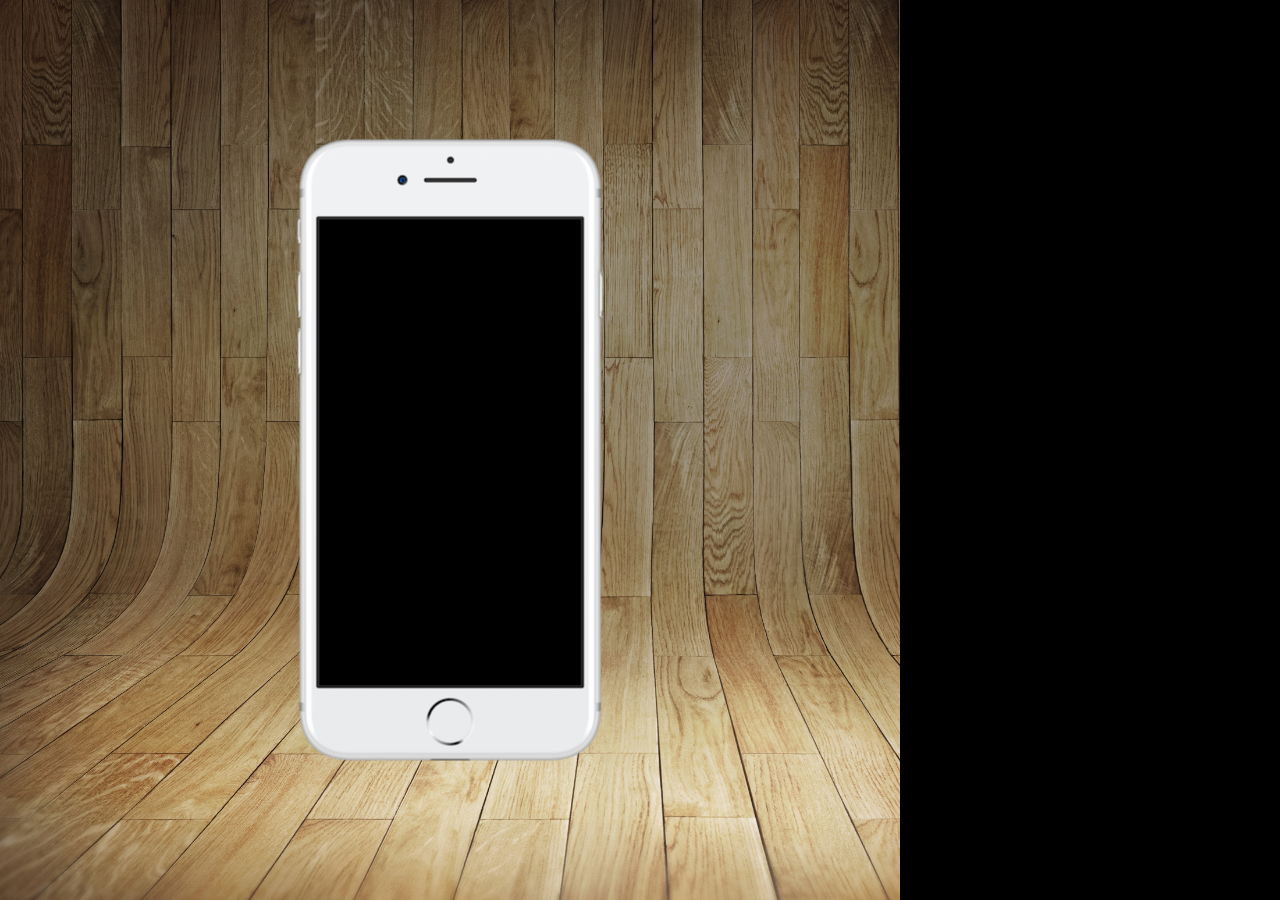
<file: index.html>
<!DOCTYPE html>
<html lang="Pt-br">
<head>
    <meta charset="UTF-8">
    <meta name="viewport" content="width=device-width, initial-scale=1.0">
    <title>Projeto Redes Sociais</title>
    <link rel="shortcut icon" href="favicon.ico" type="image/x-icon">
    <link rel="stylesheet" href="style.css">
</head>
<body>
    <main>
        <section id="telefone">

        </section>

        <section id="redes-sociais">

        </section>
    </main>
    
</body>
</html>
</file>
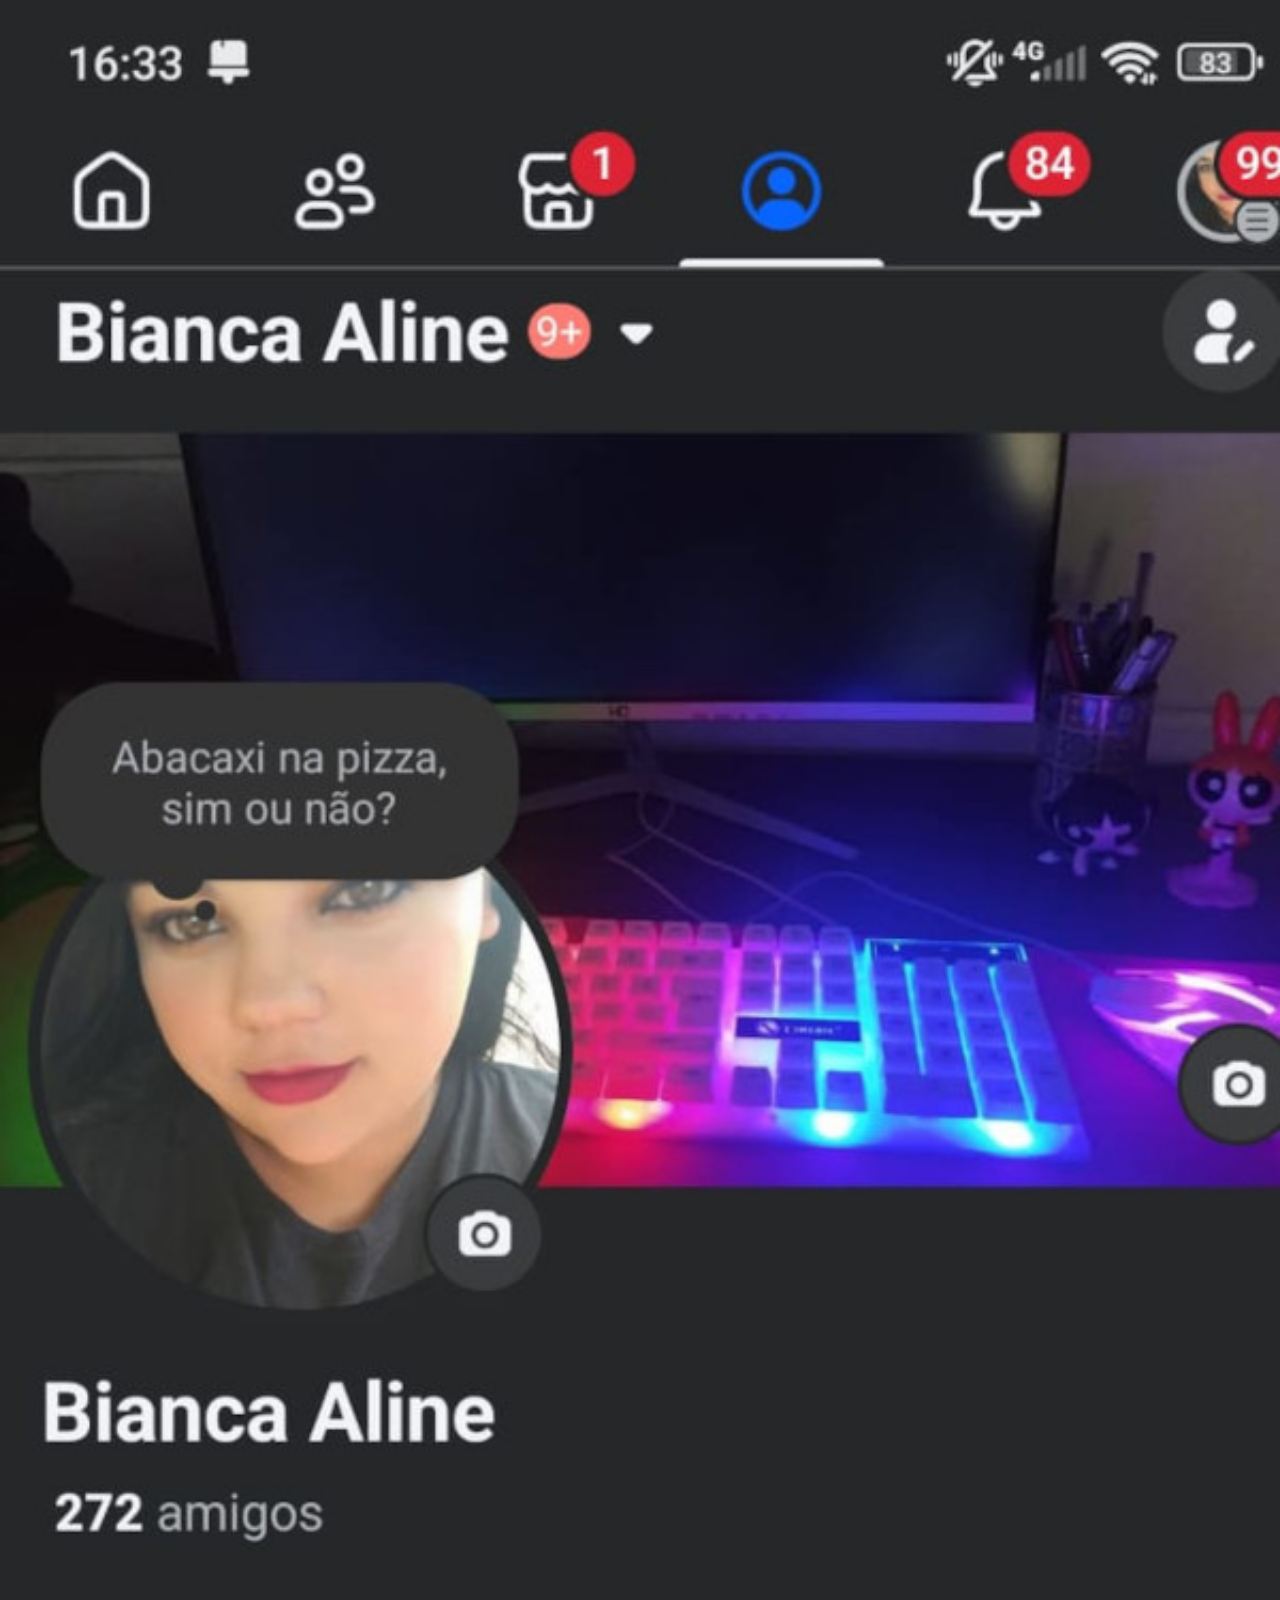
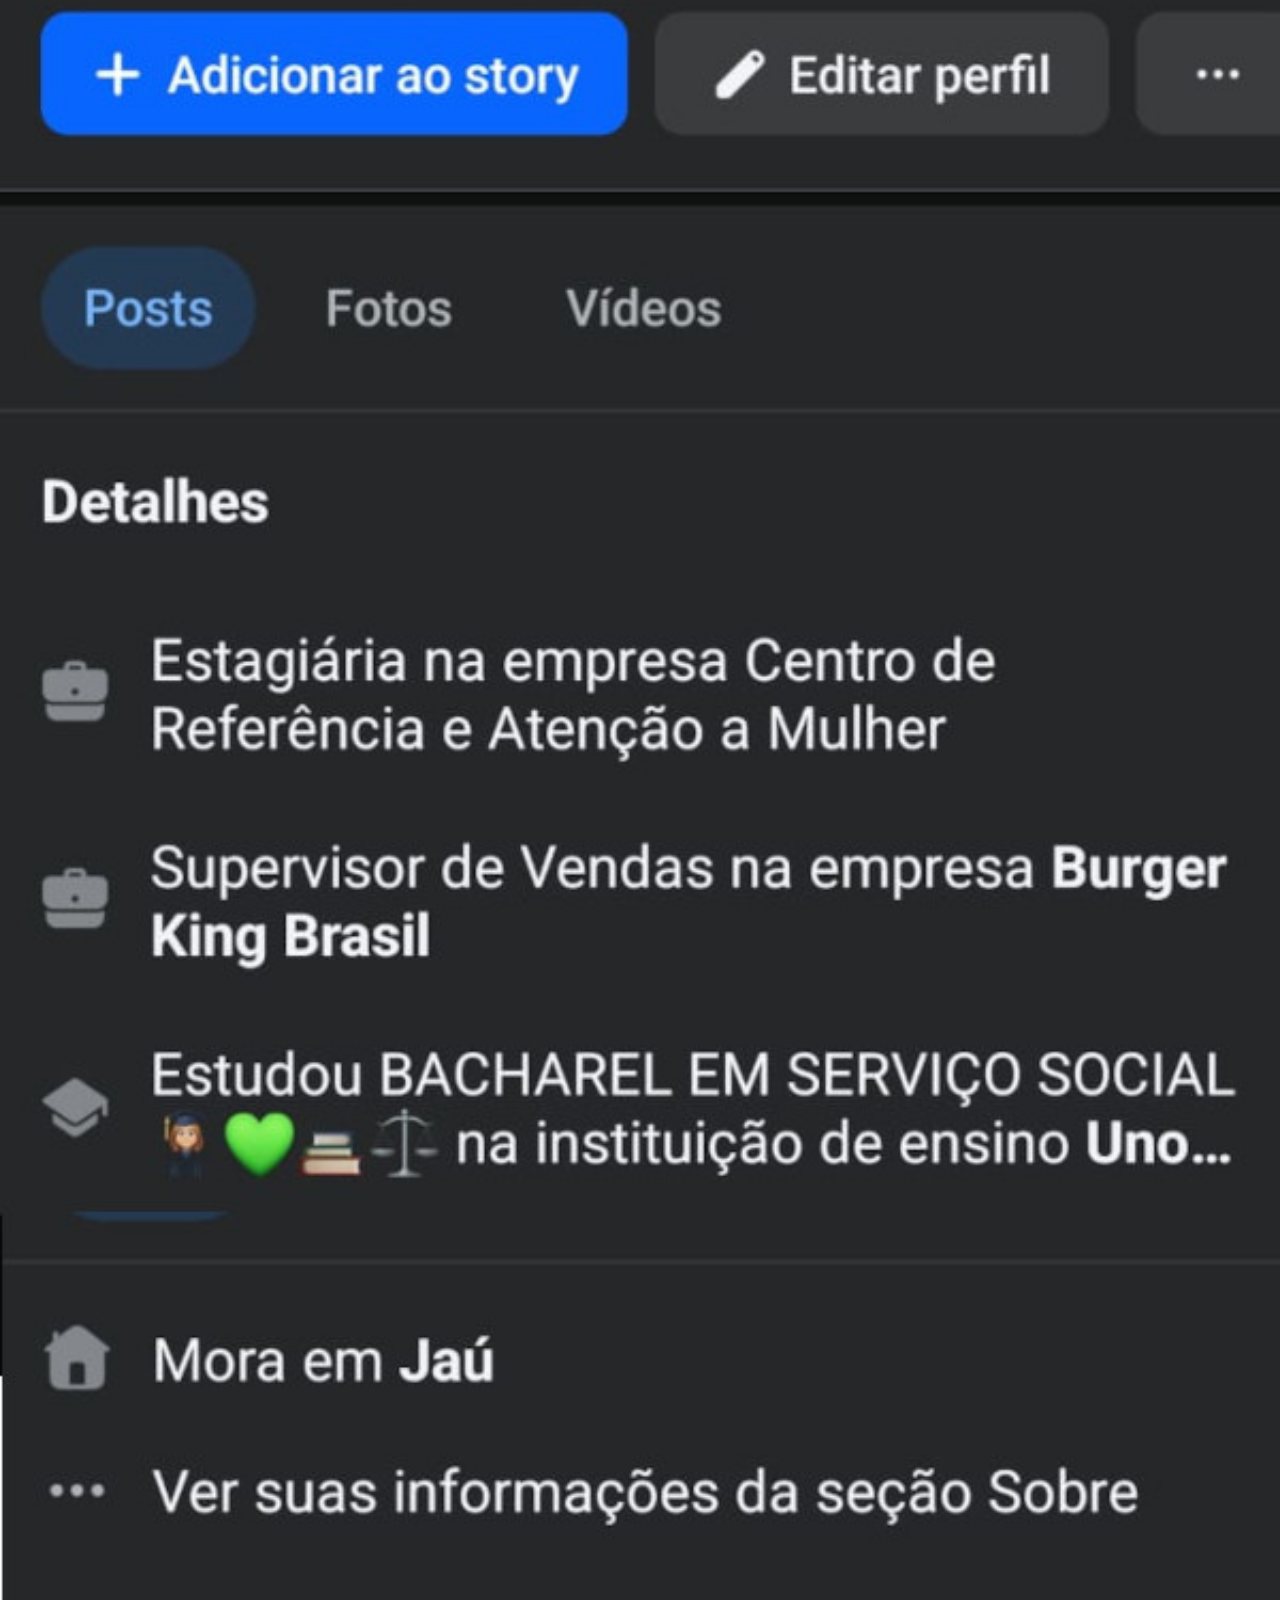
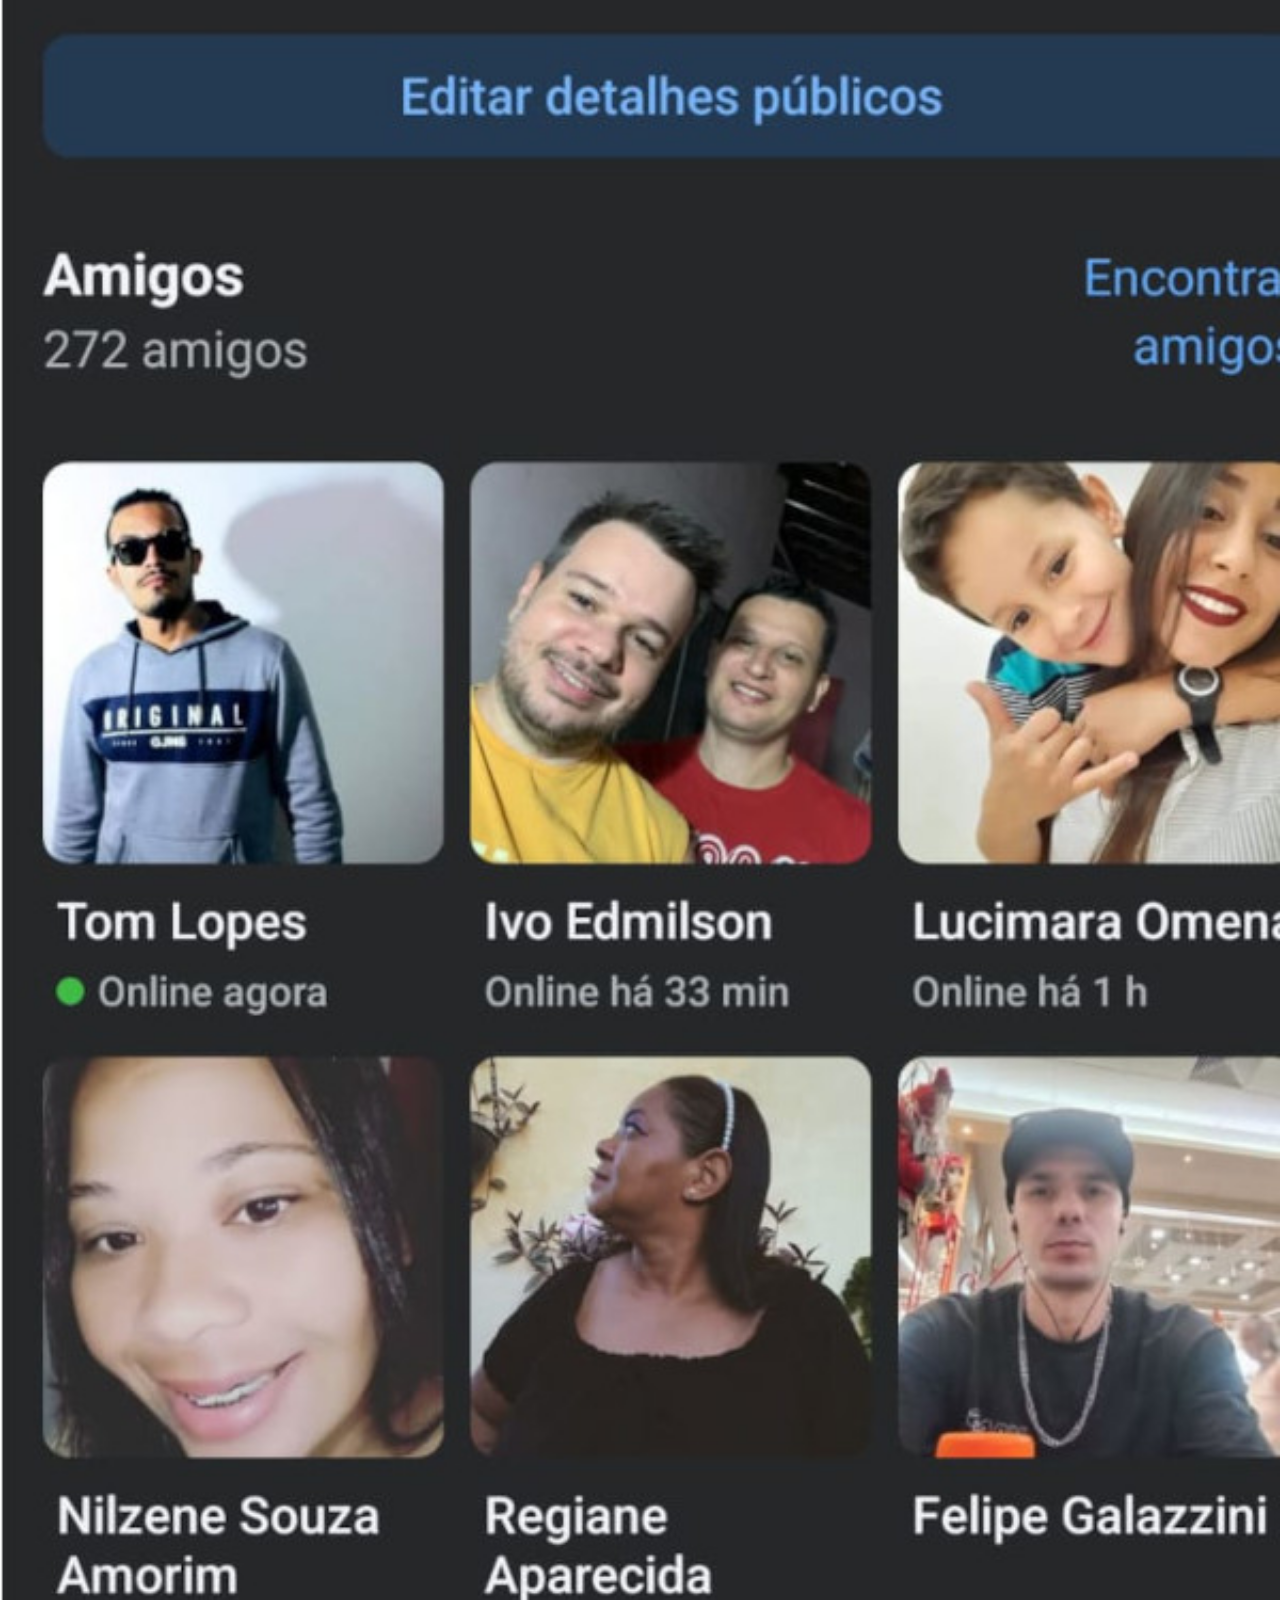
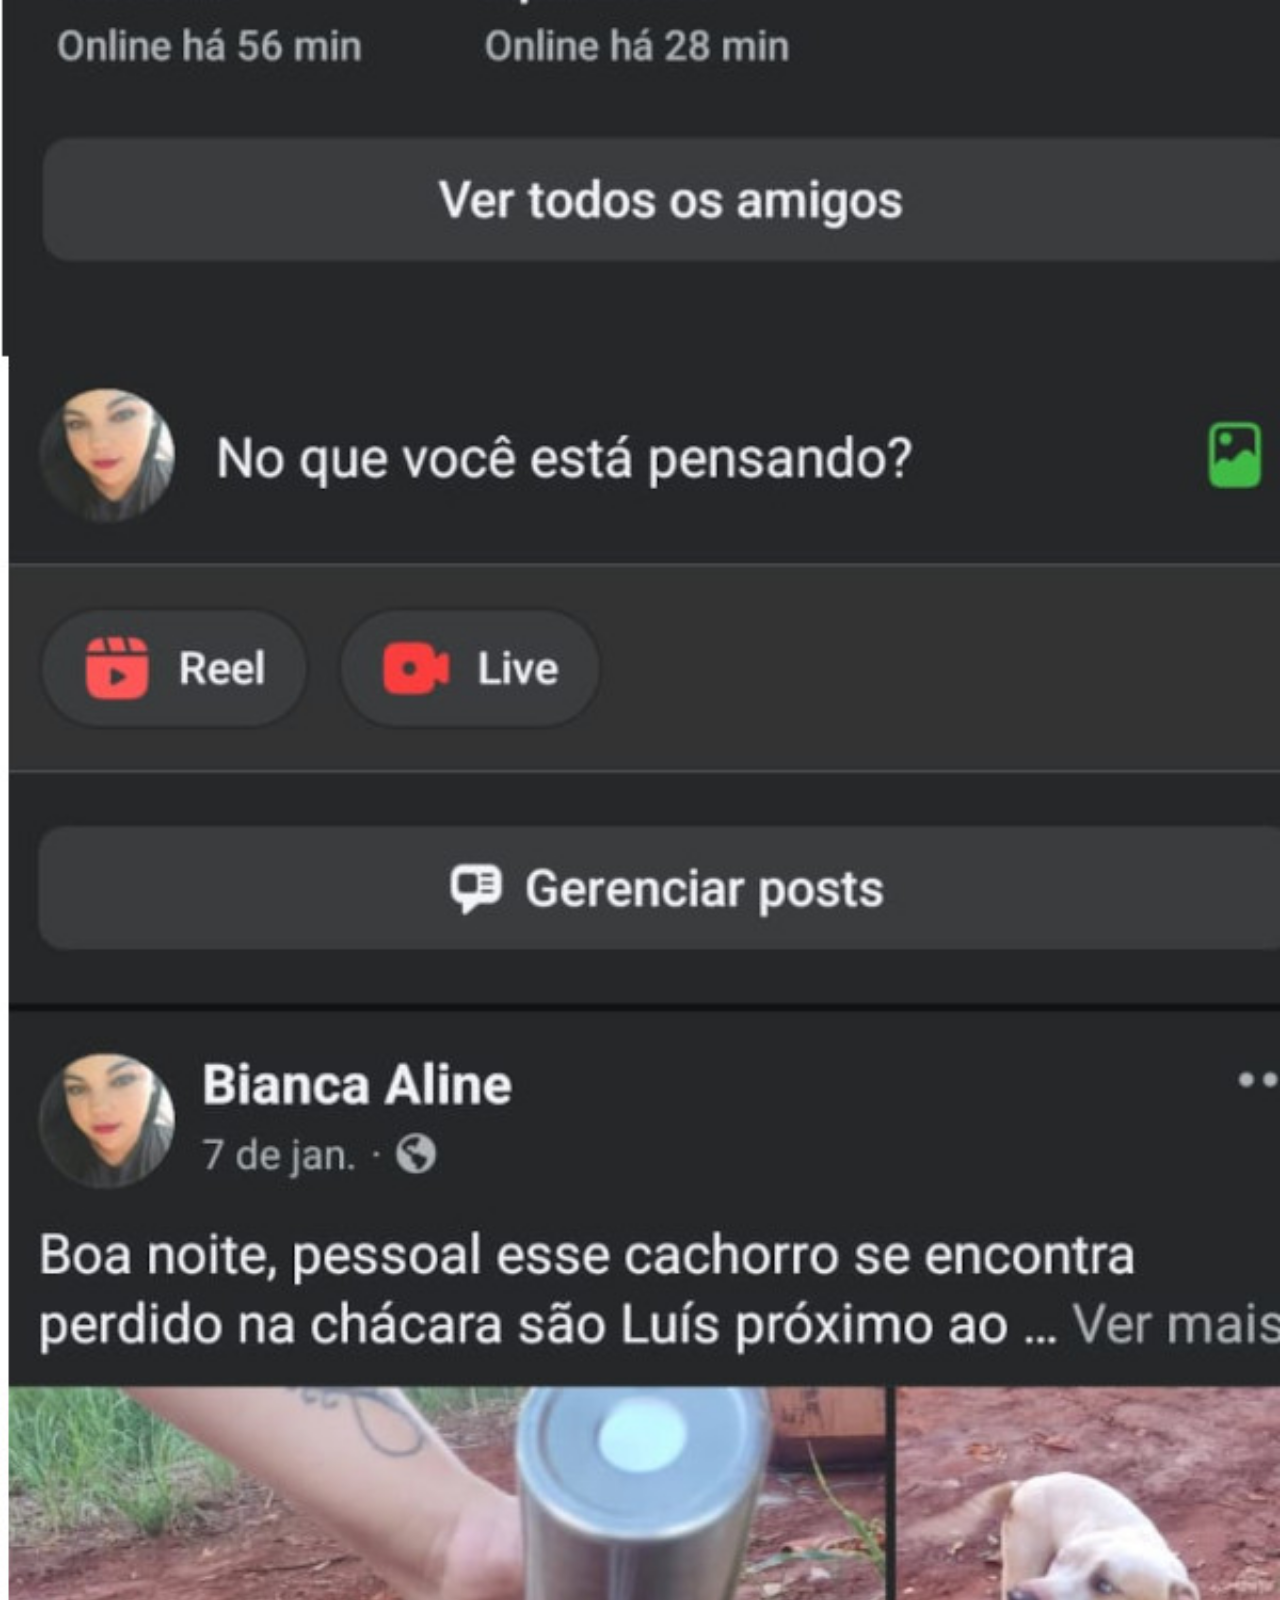
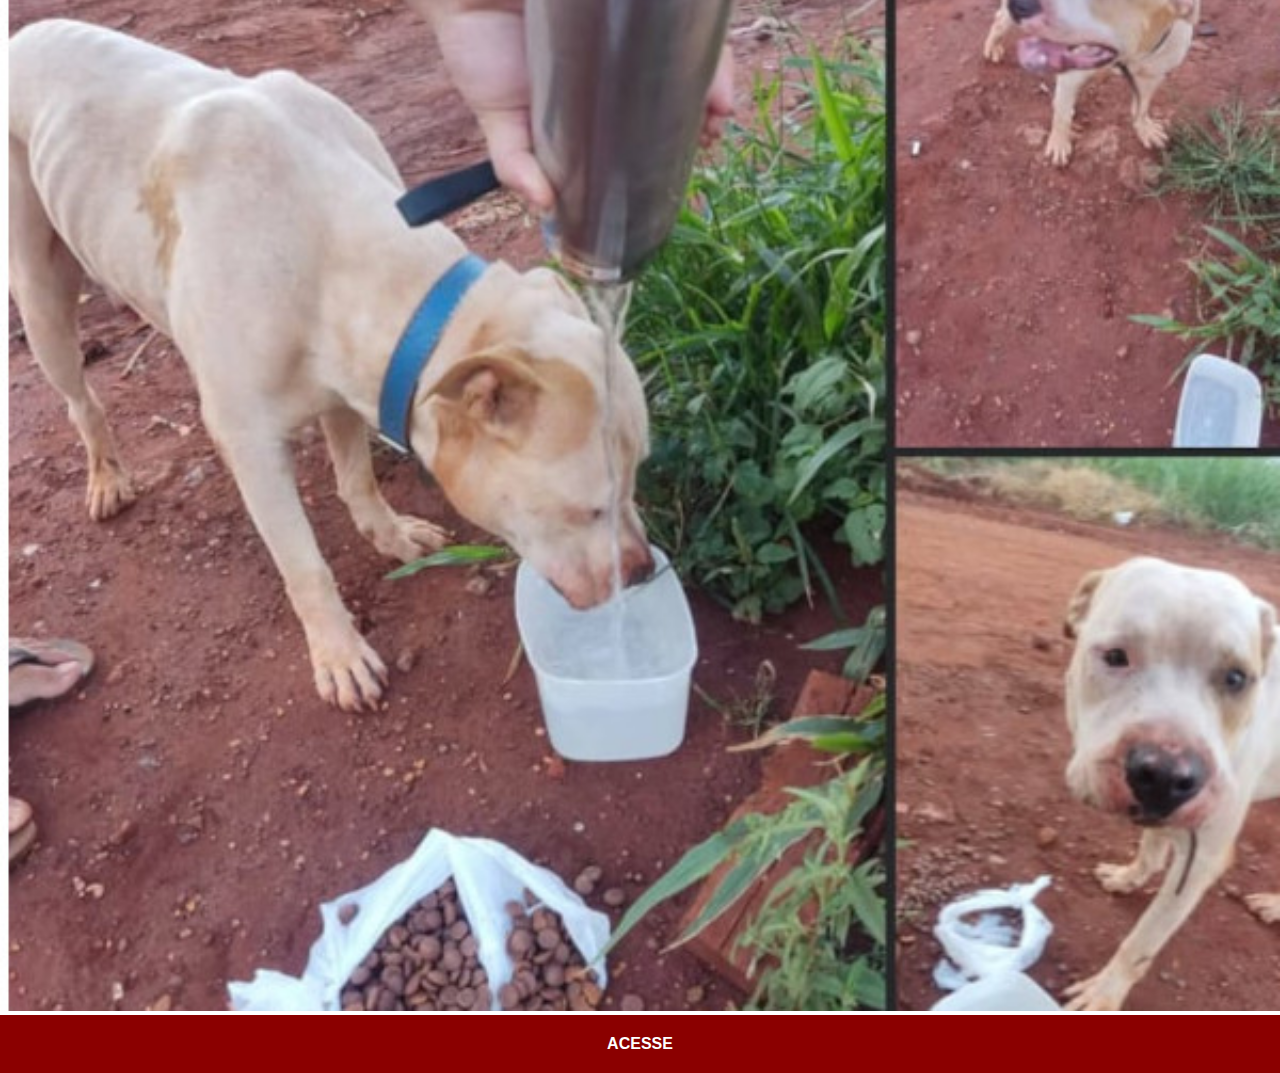
<file: facebook.html>
<!DOCTYPE html>
<html lang="en">
<head>
    <meta charset="UTF-8">
    <meta name="viewport" content="width=device-width, initial-scale=1.0">
    <title>Document</title>
    <link rel="stylesheet" href="social.css">
</head>
<body>
    <img src="img/fundo-facebookbib.jpg" alt="">
    <a href="https://www.facebook.com/bianca.aline.1029/" target="_blank">ACESSE</a>
</body>
</html>
</file>
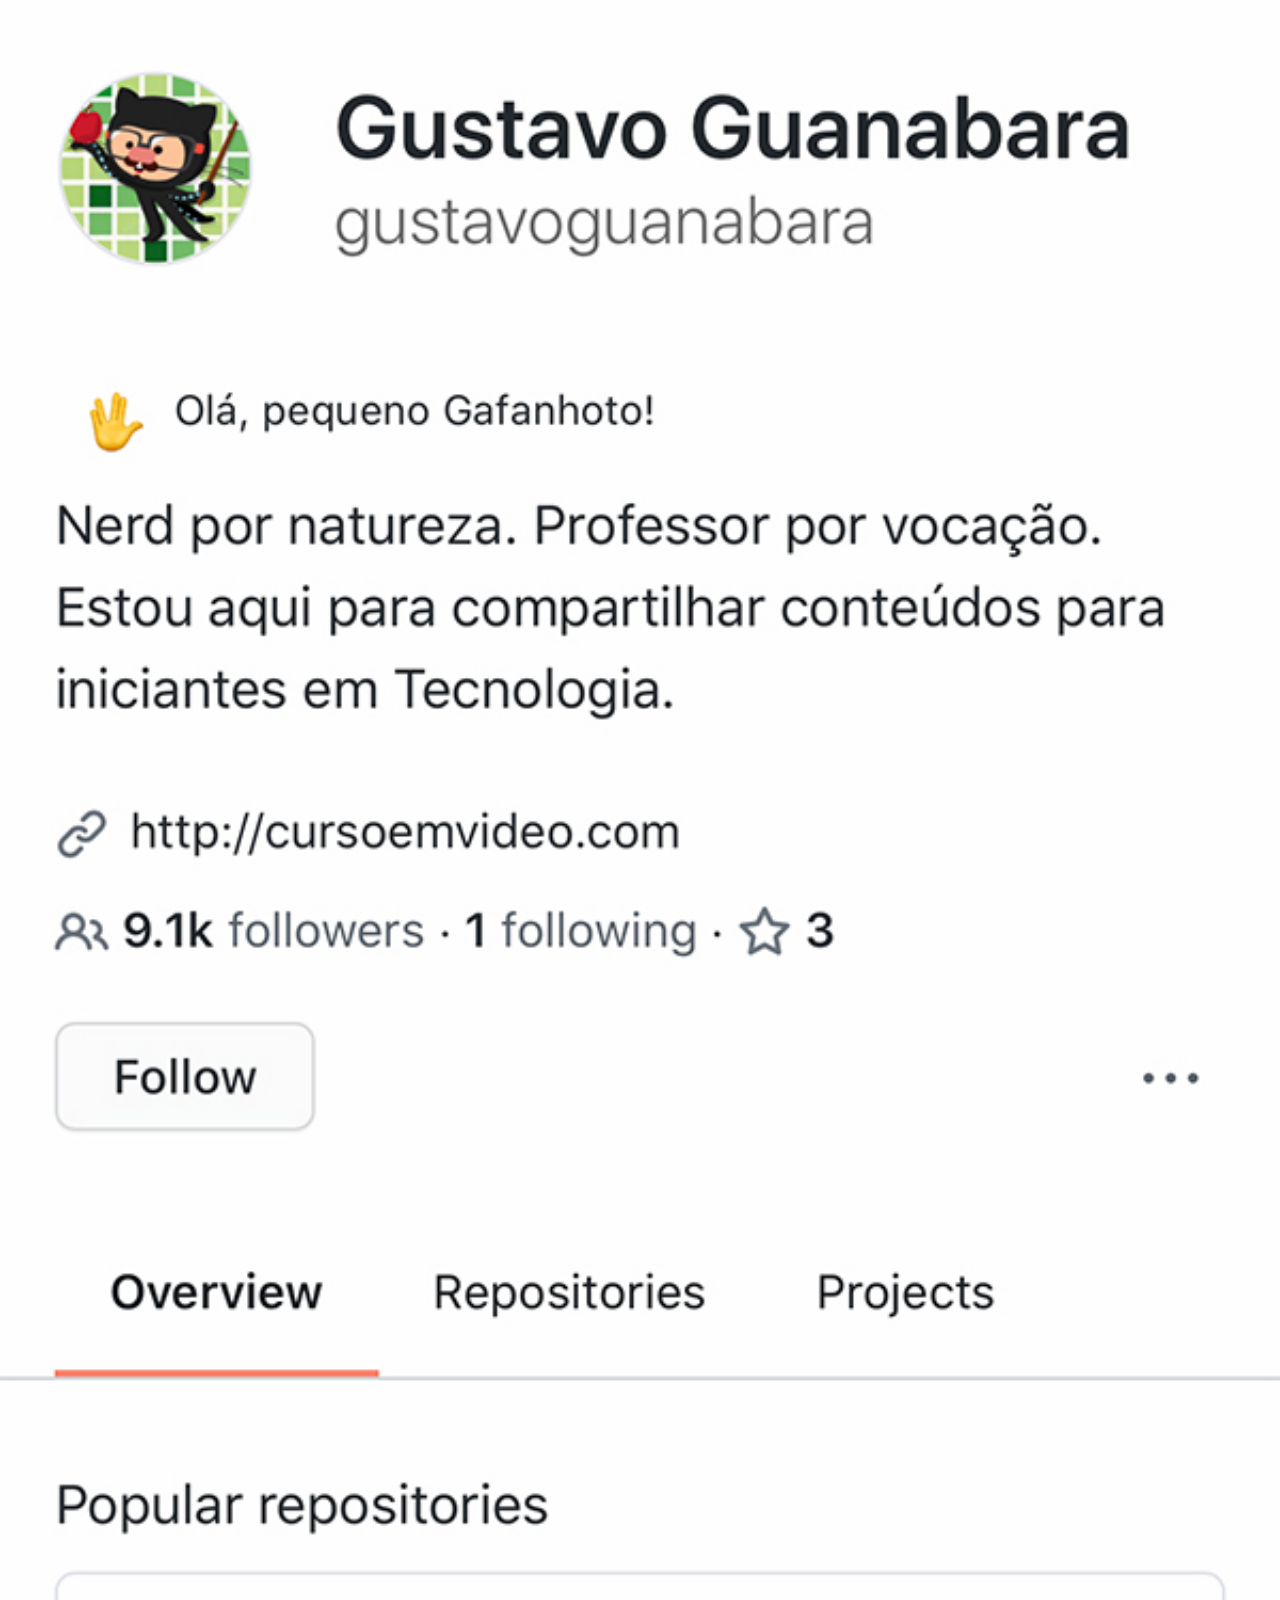
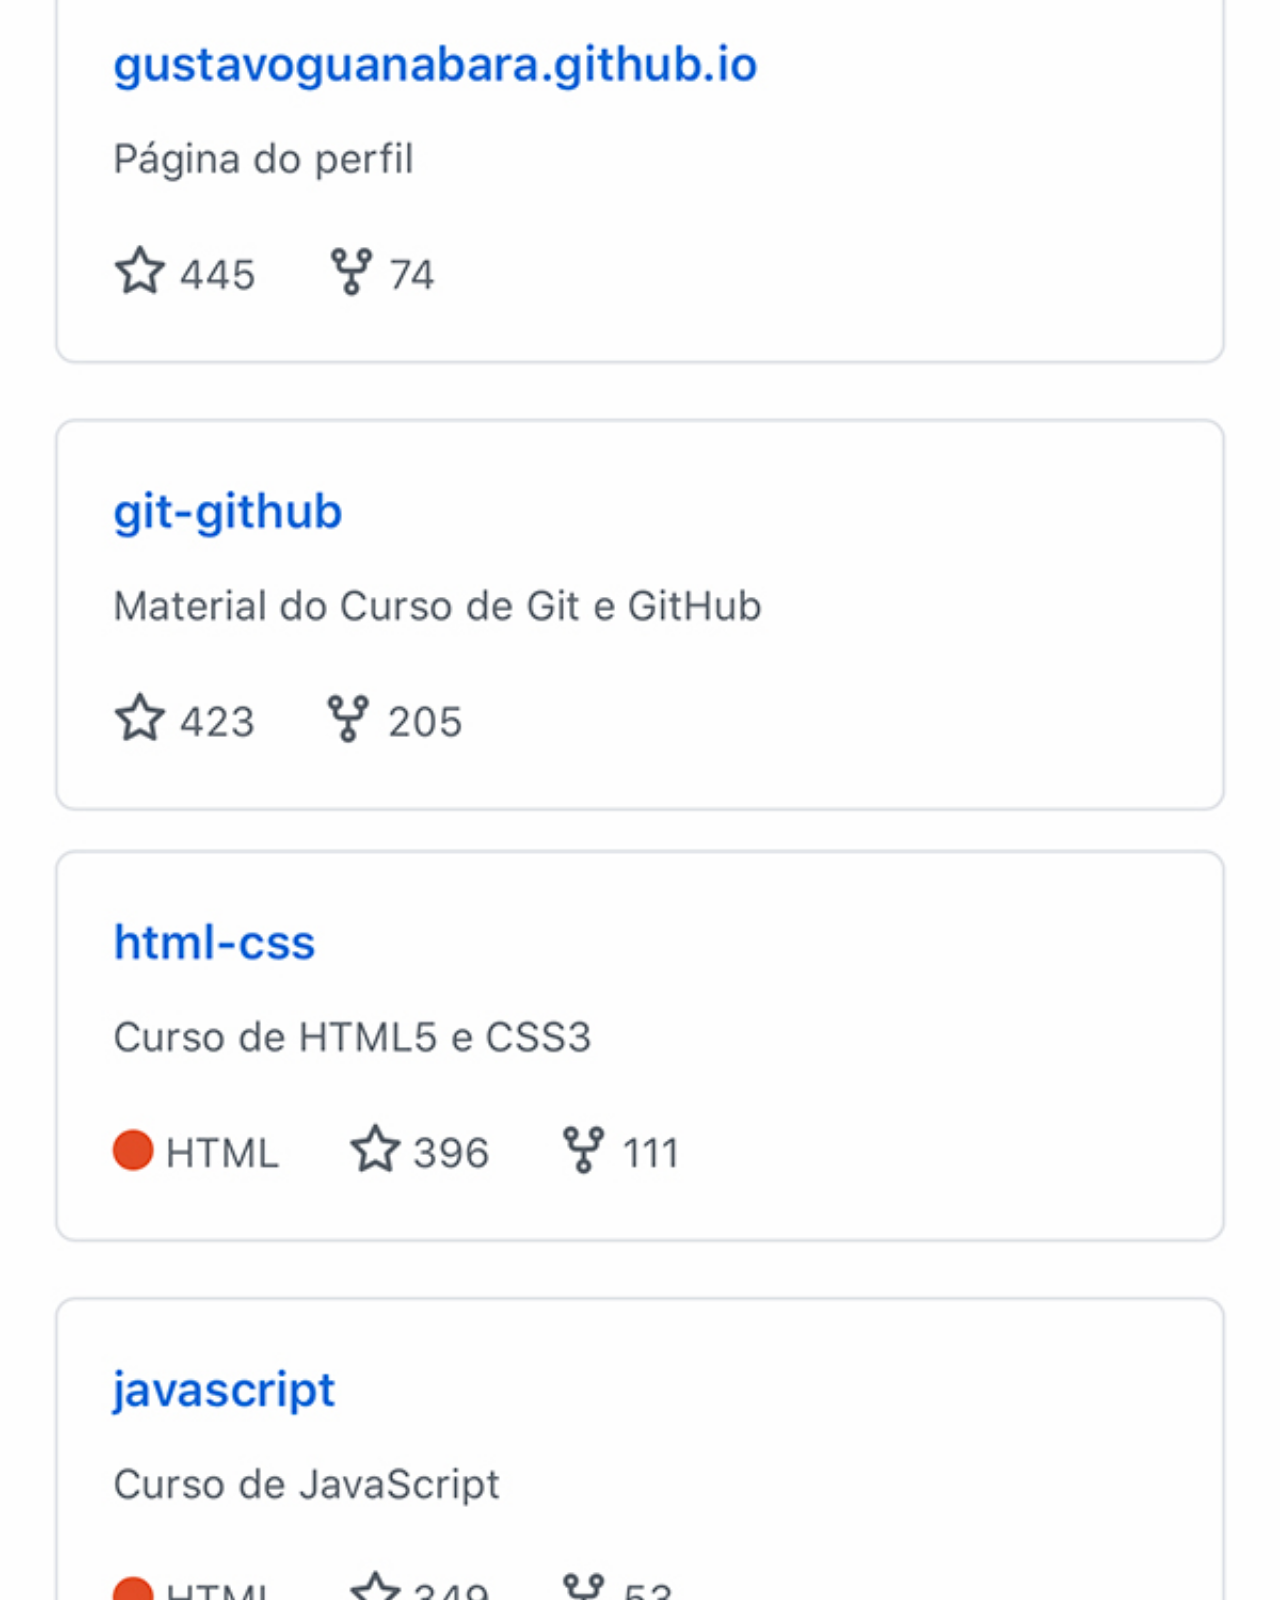
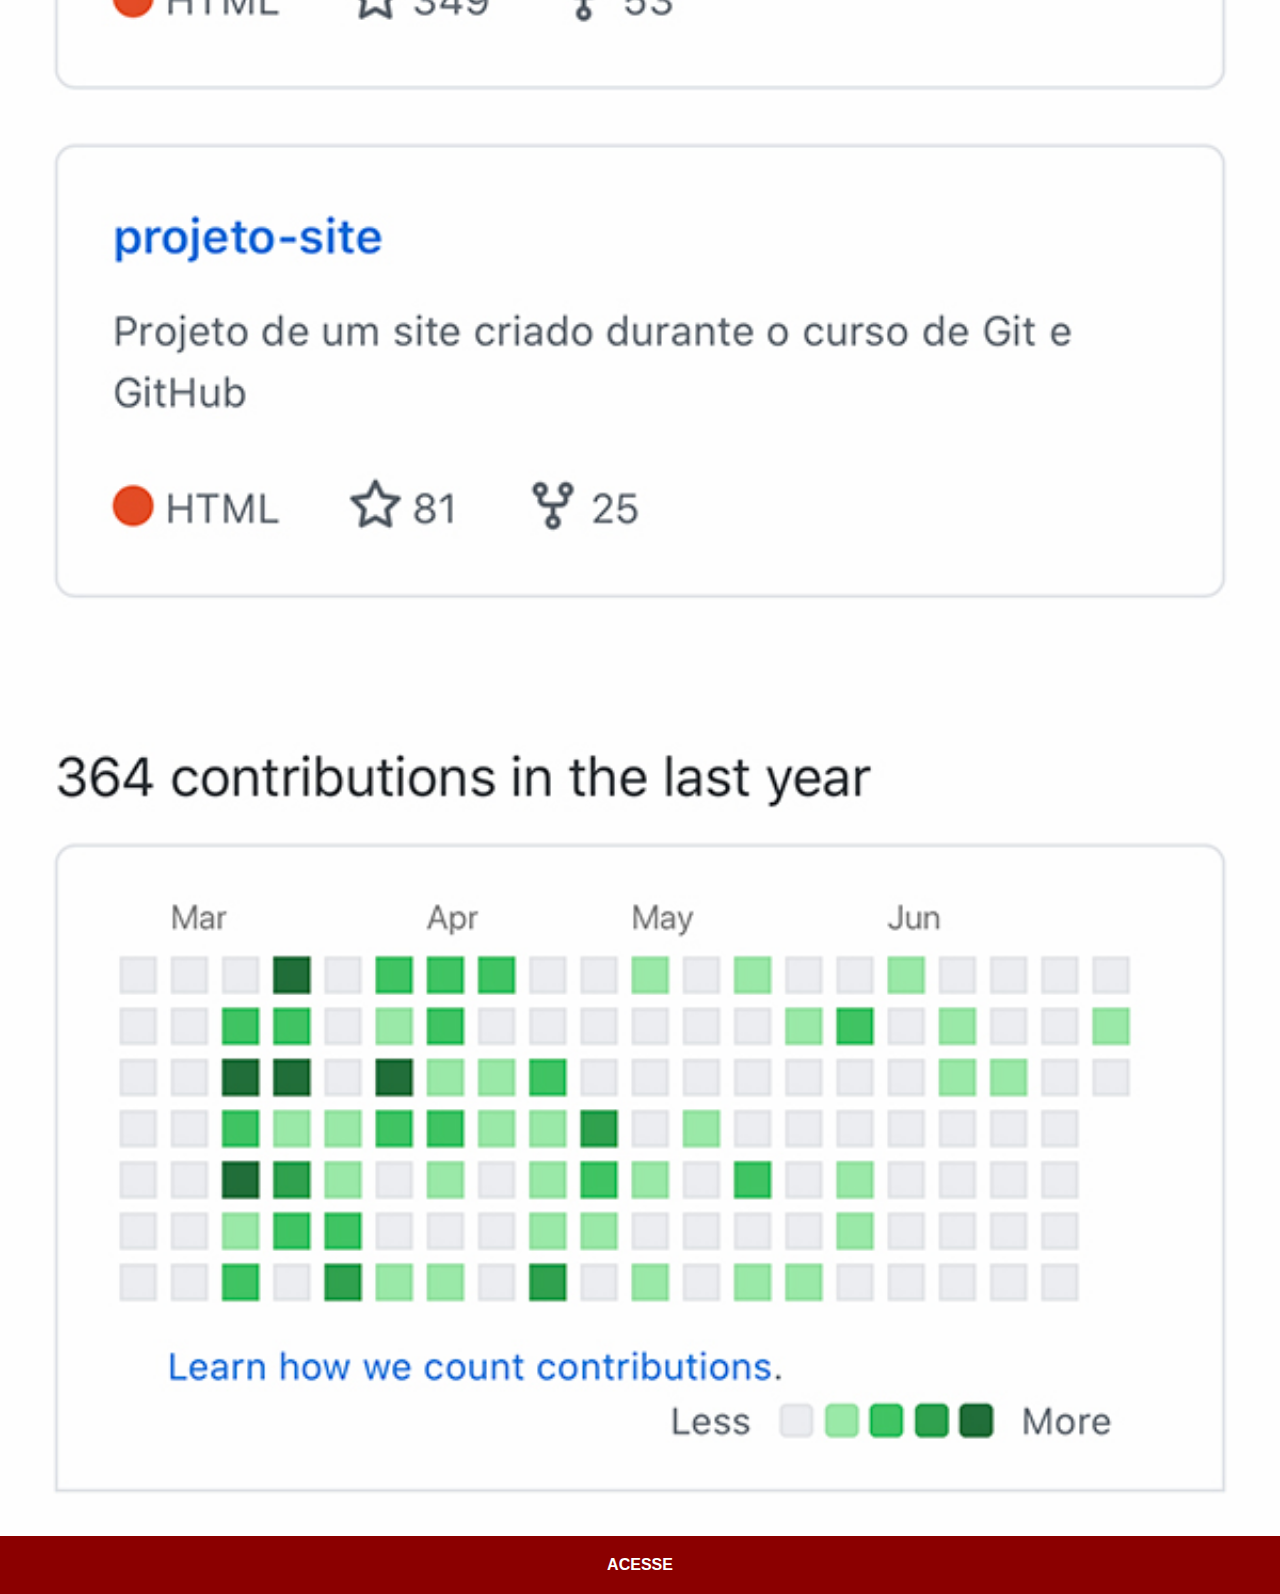
<file: github.html>
<!DOCTYPE html>
<html lang="Pt-br">
<head>
    <meta charset="UTF-8">
    <meta name="viewport" content="width=device-width, initial-scale=1.0">
    <title>Github</title>
    <link rel="stylesheet" href="social.css">
   
</head>
<body>
    <img src="imagens/tela-github.jpg" alt="">
    <a href="https://github.com/Biancaaline" target="_blank">ACESSE</a>
    
</body>
</html>
</file>
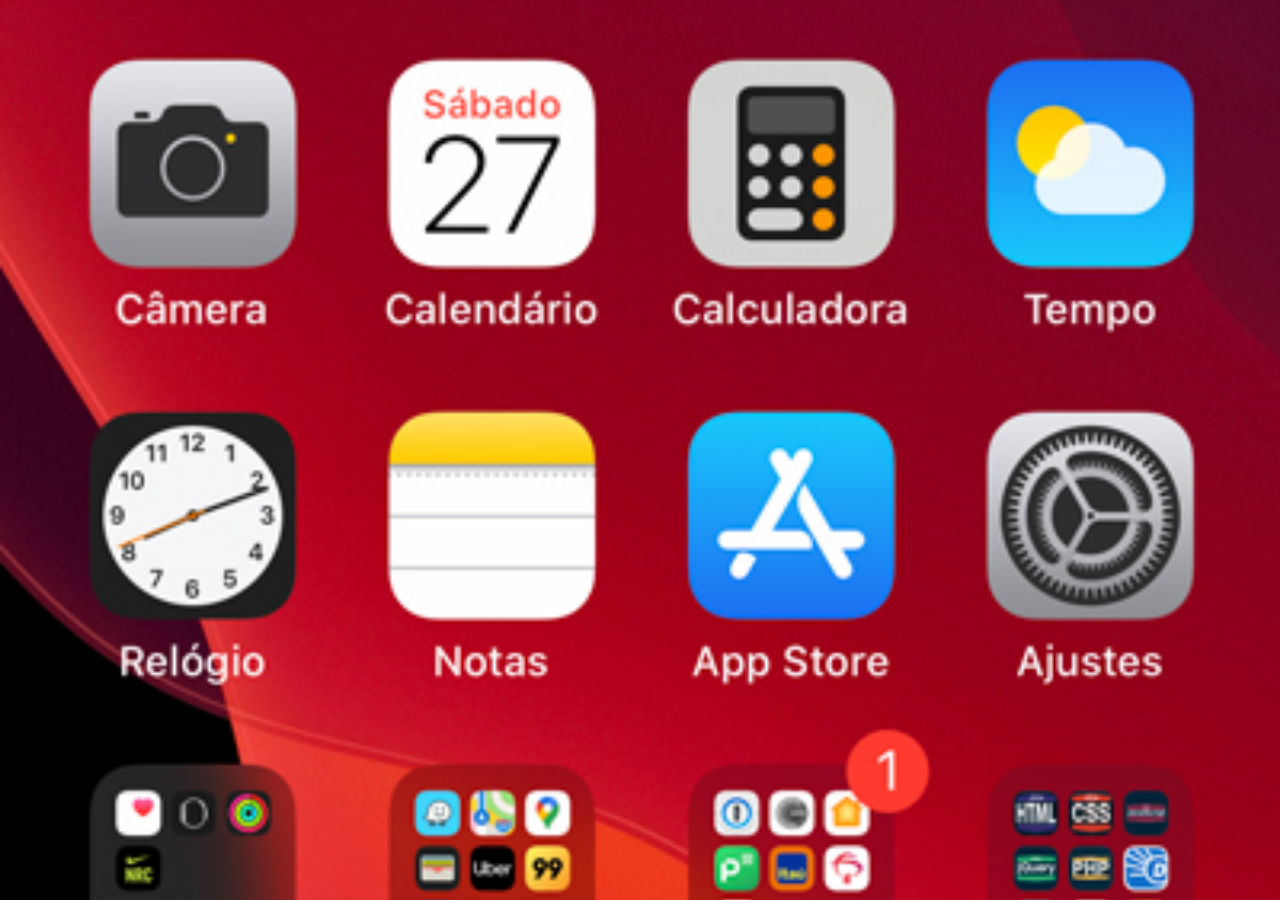
<file: home.html>
<!DOCTYPE html>
<html lang="Pt-br">
<head>
    <meta charset="UTF-8">
    <meta name="viewport" content="width=device-width, initial-scale=1.0">
    <title>Home</title>
</head>
<style>
    *{
        margin: 0px;
        padding: 0px;
    }

    body {
        width: 100vw;
        height: 100vh;
        background: black url(imagens/tela-home.jpg) no-repeat top center;
        background-size: cover;
    }
</style>
<body>
    
</body>
</html>
</file>
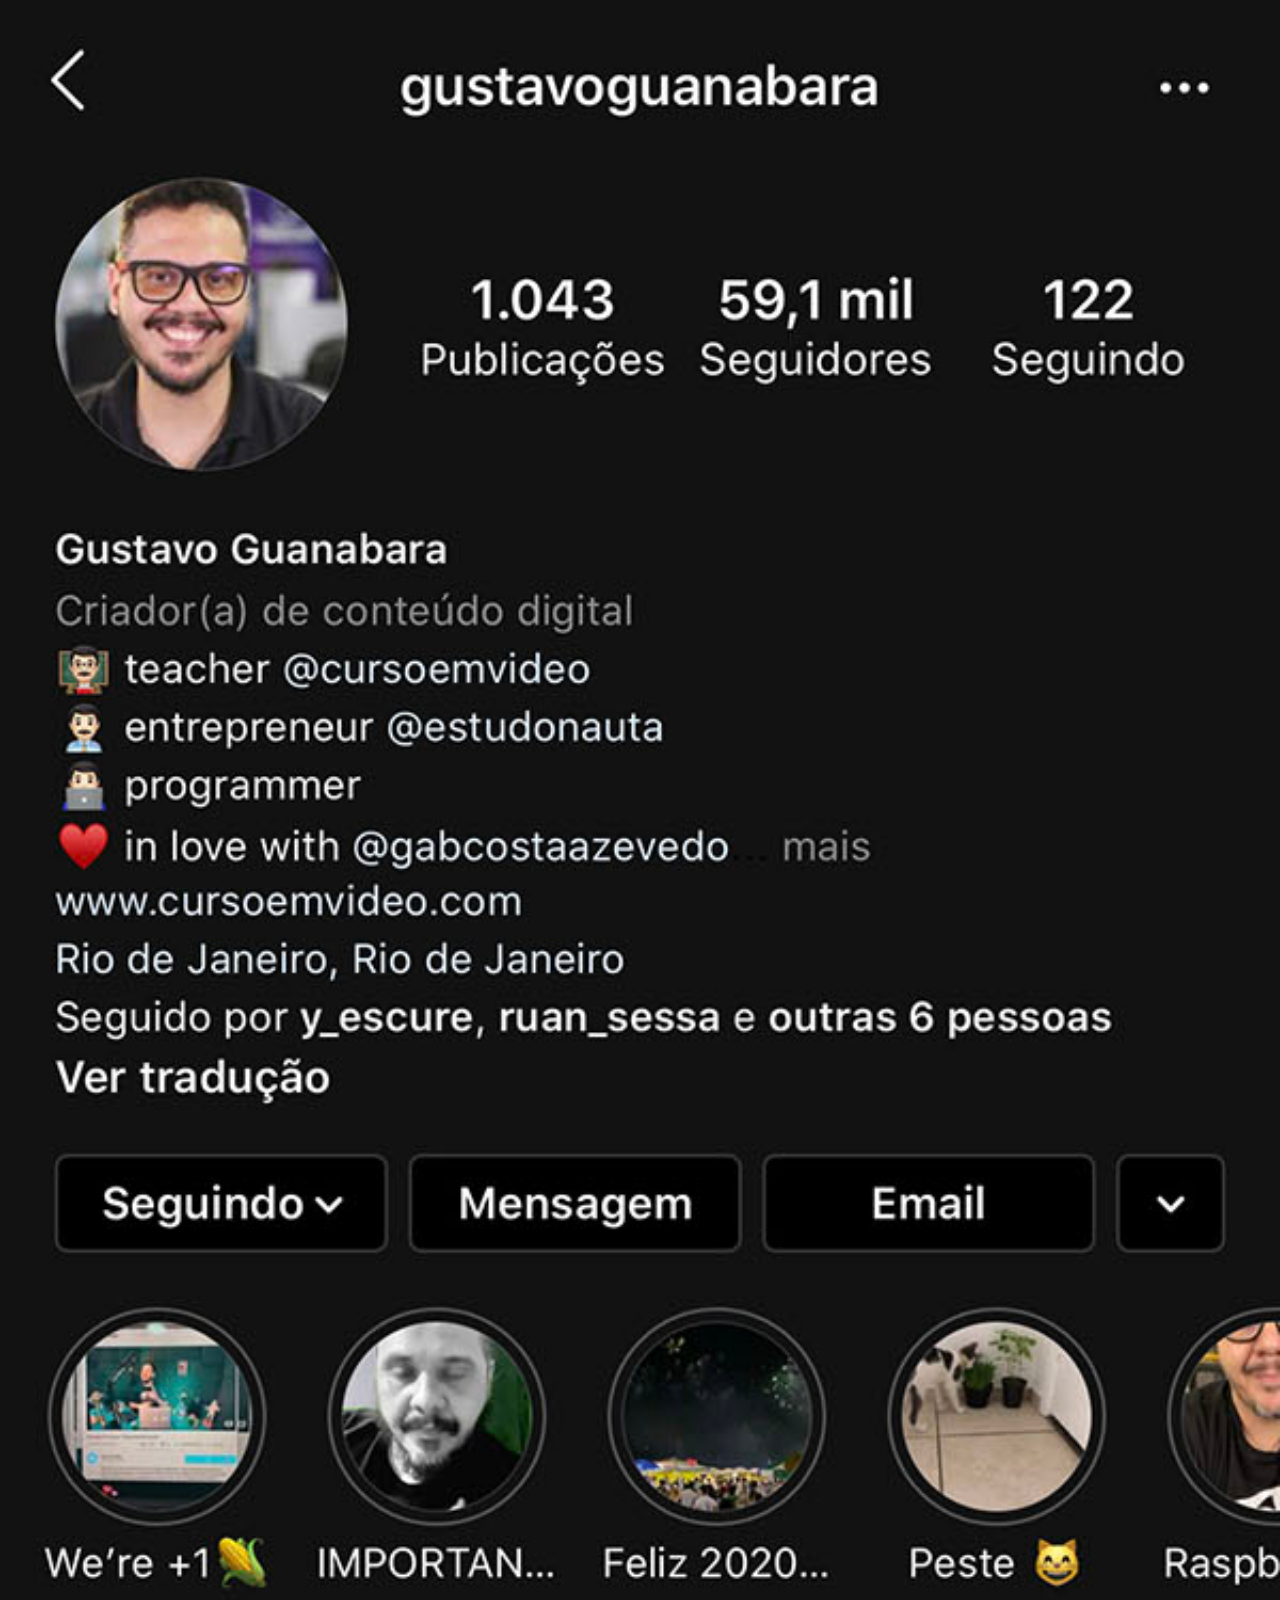
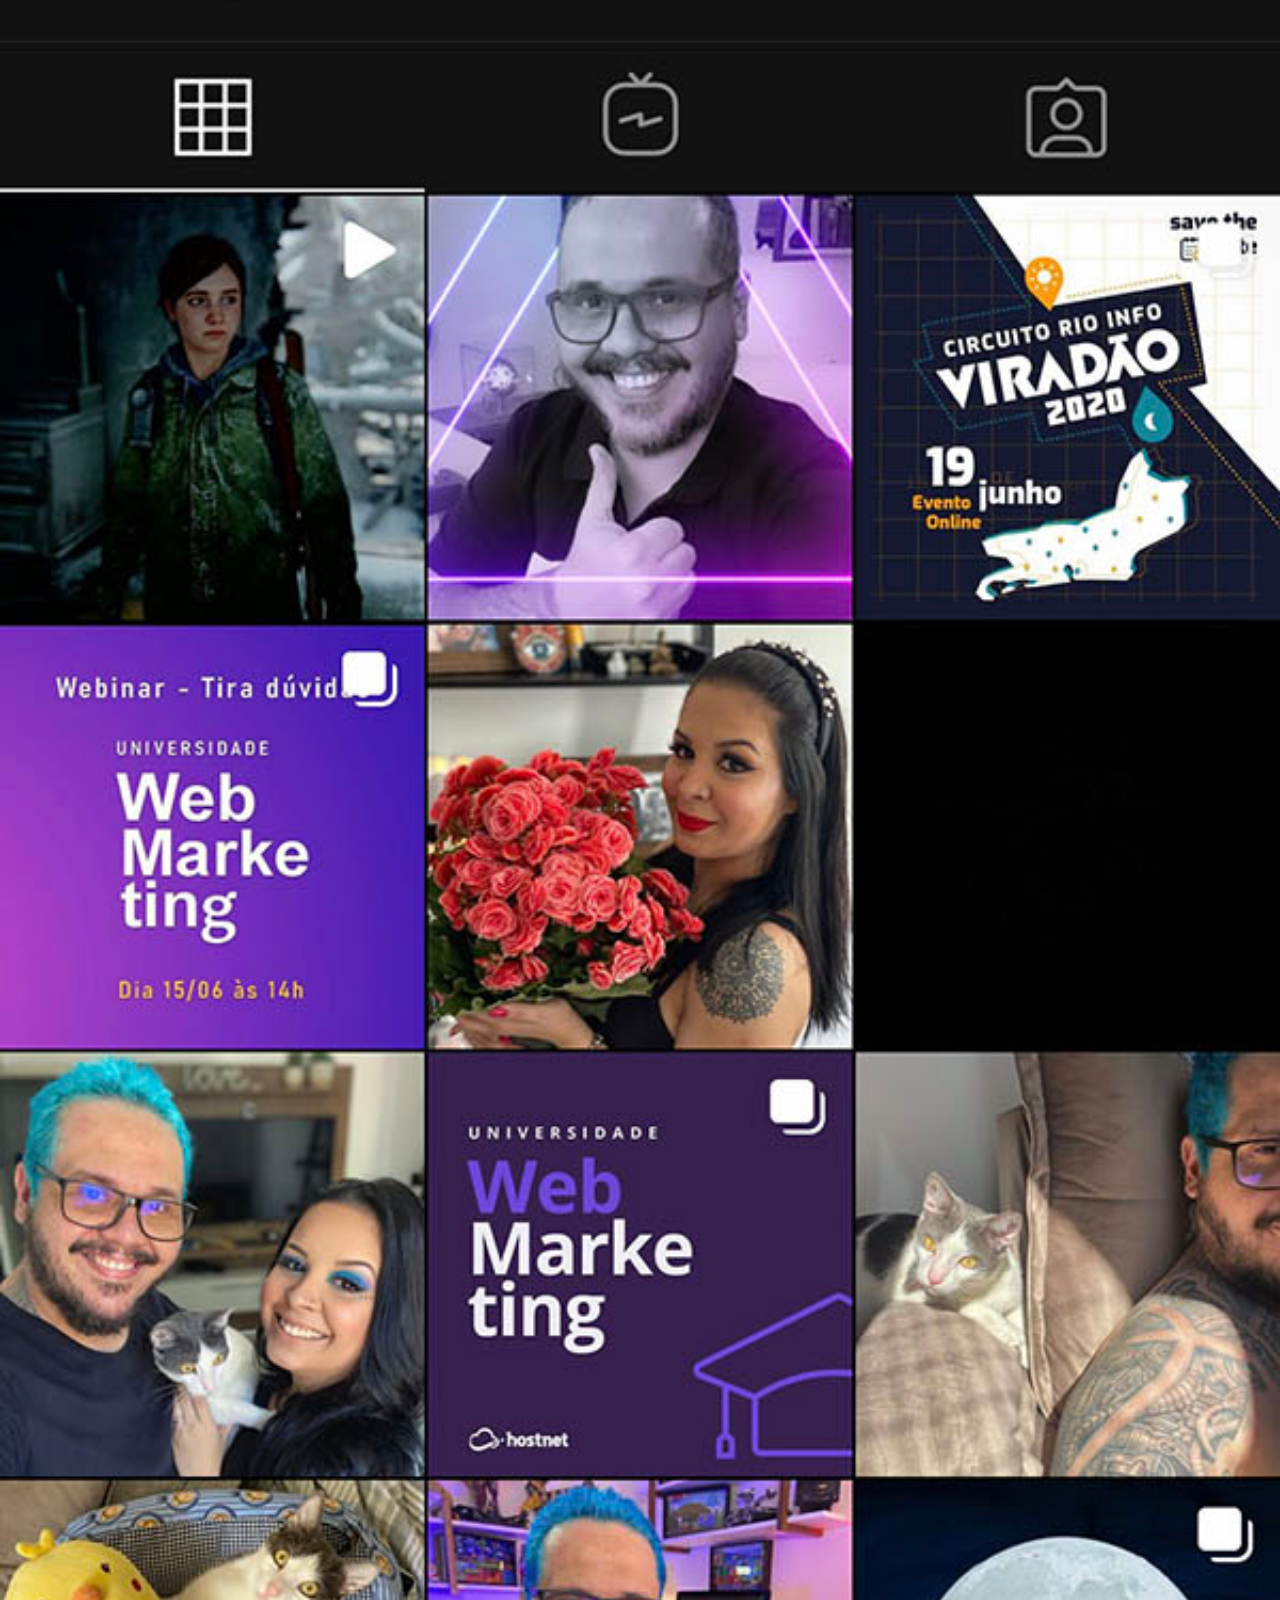
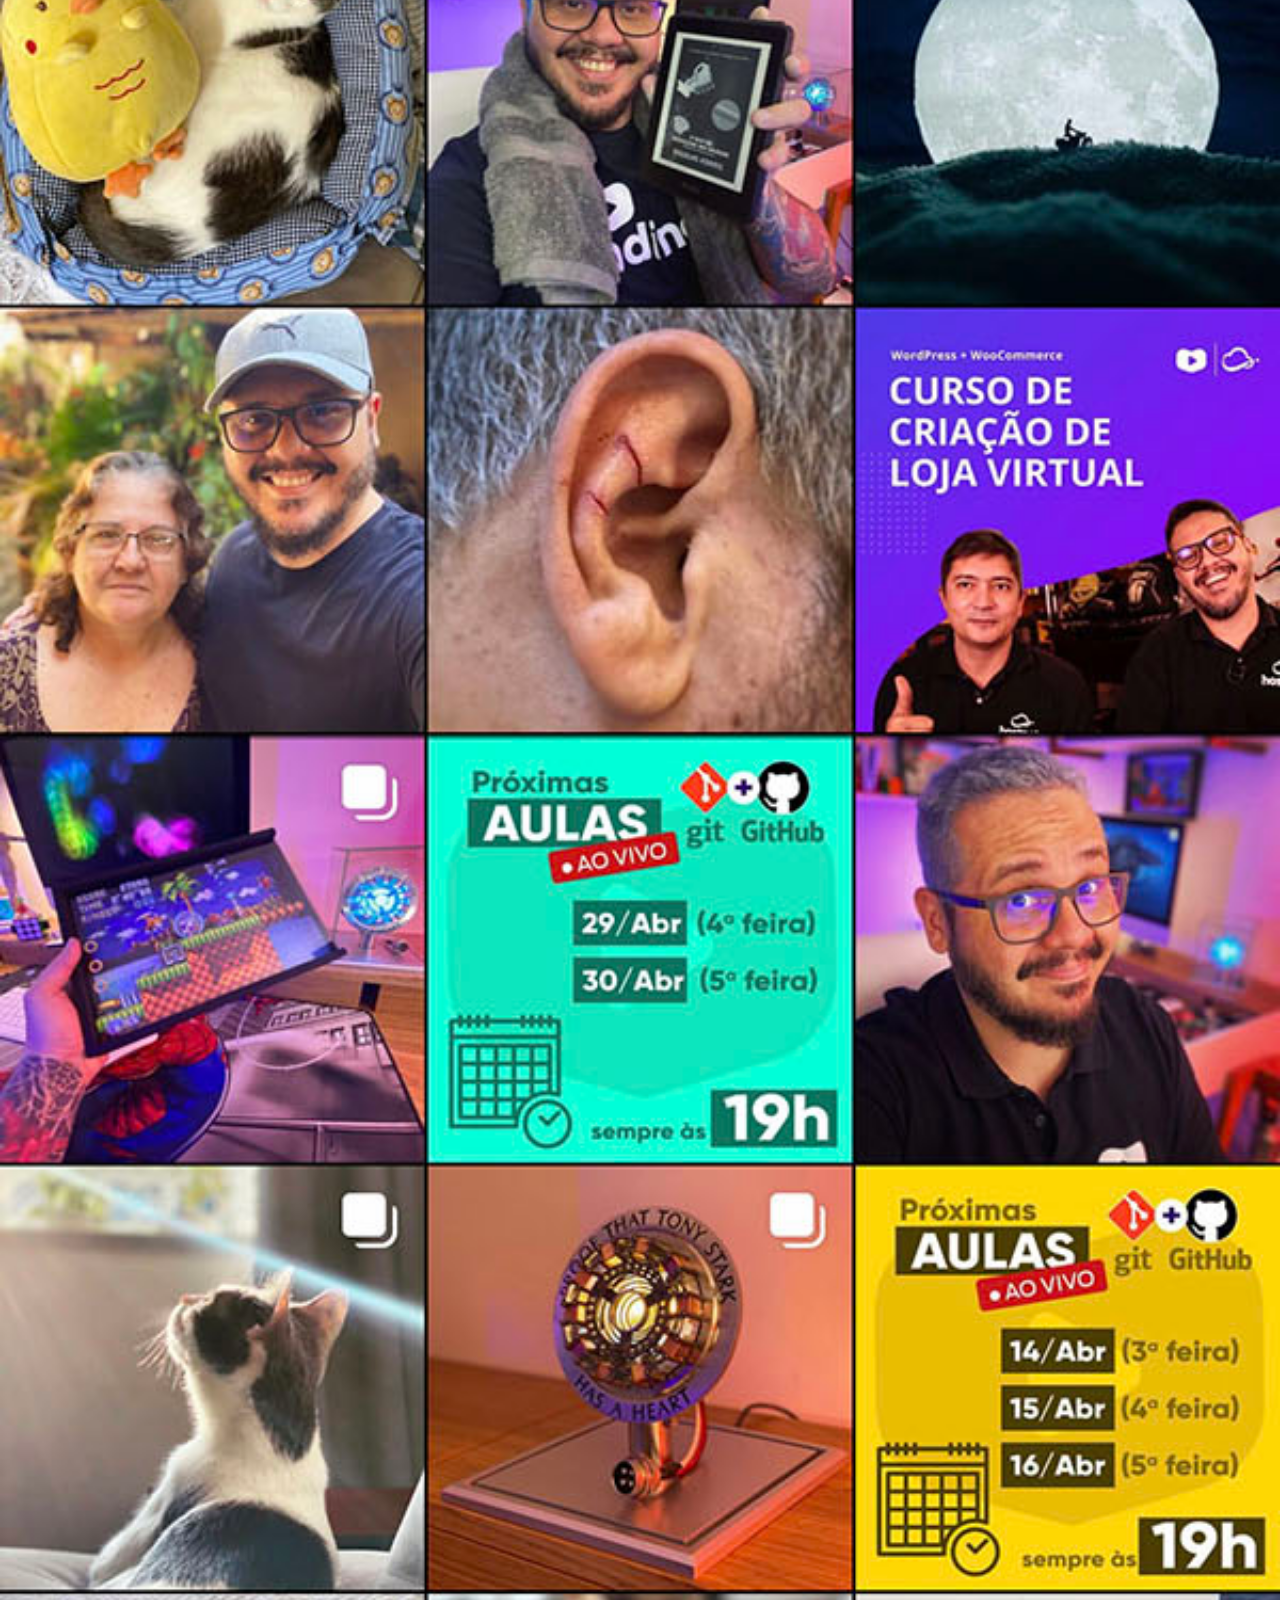
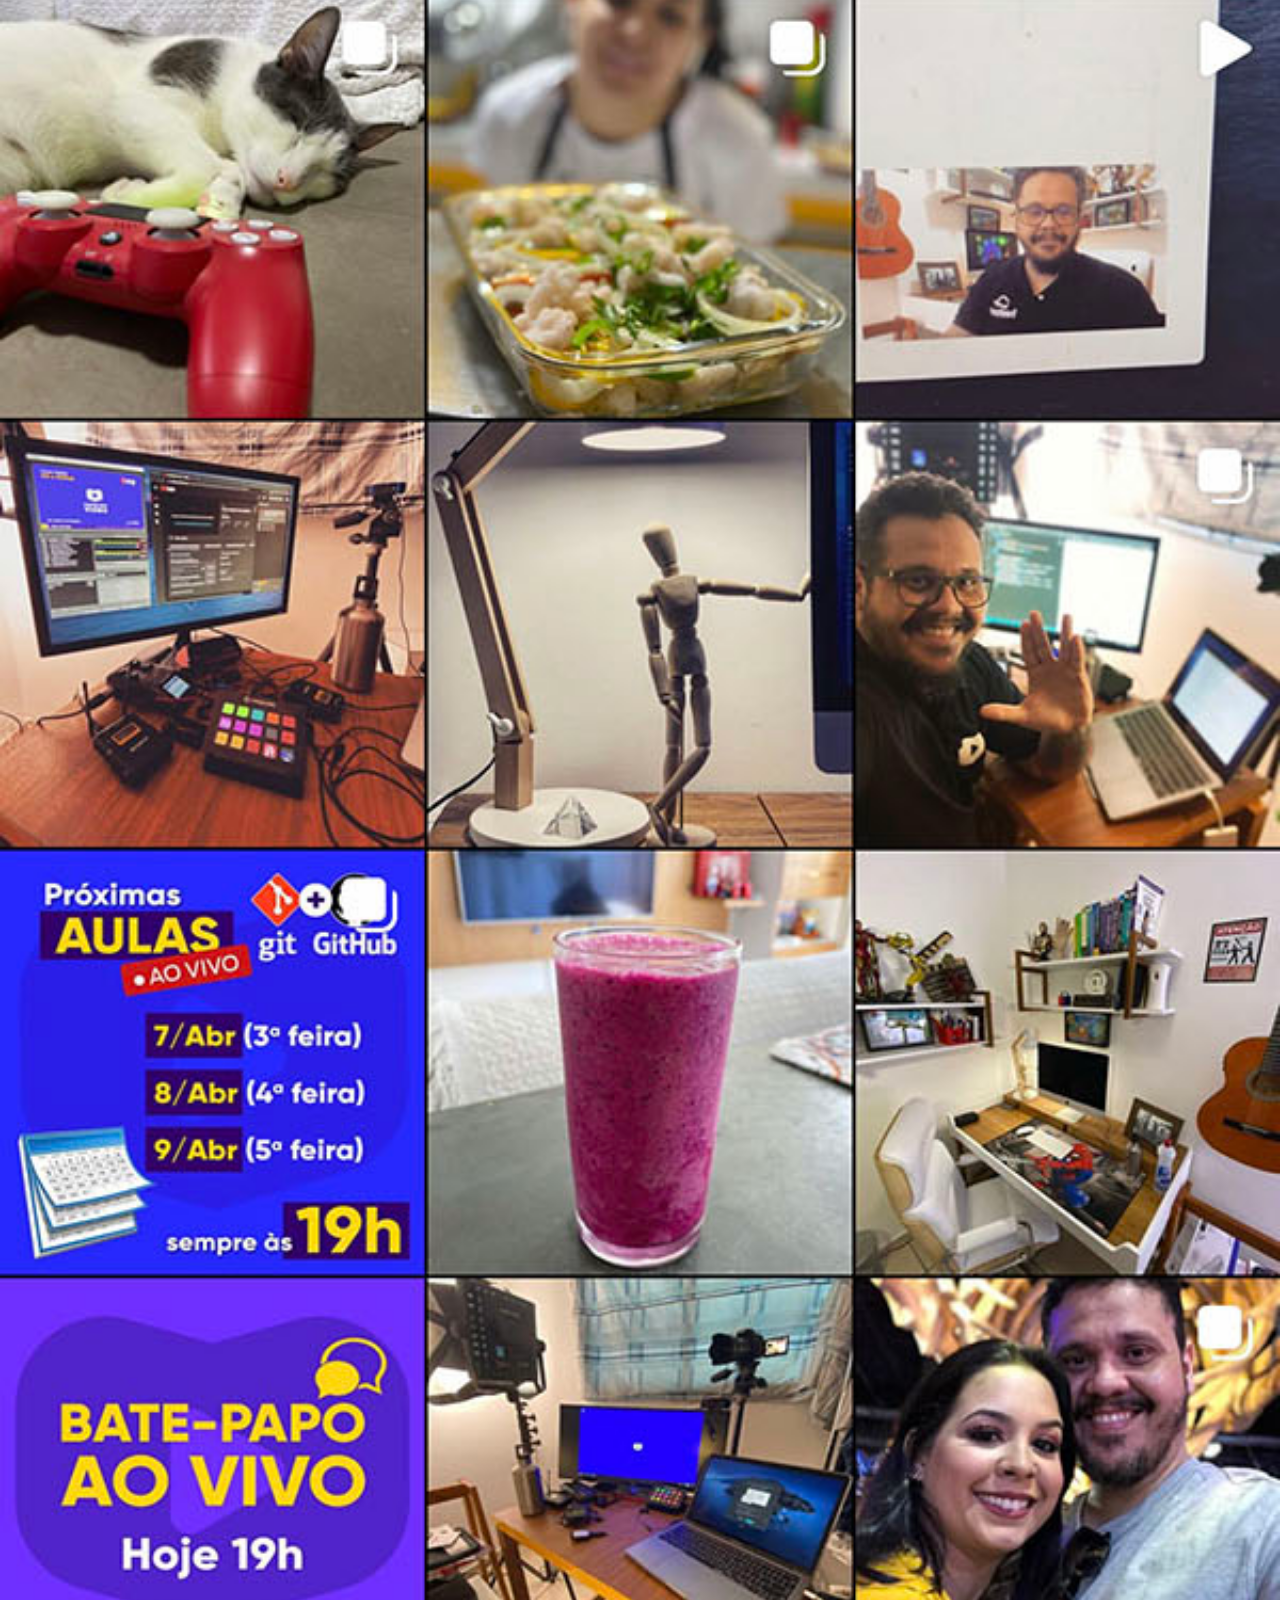
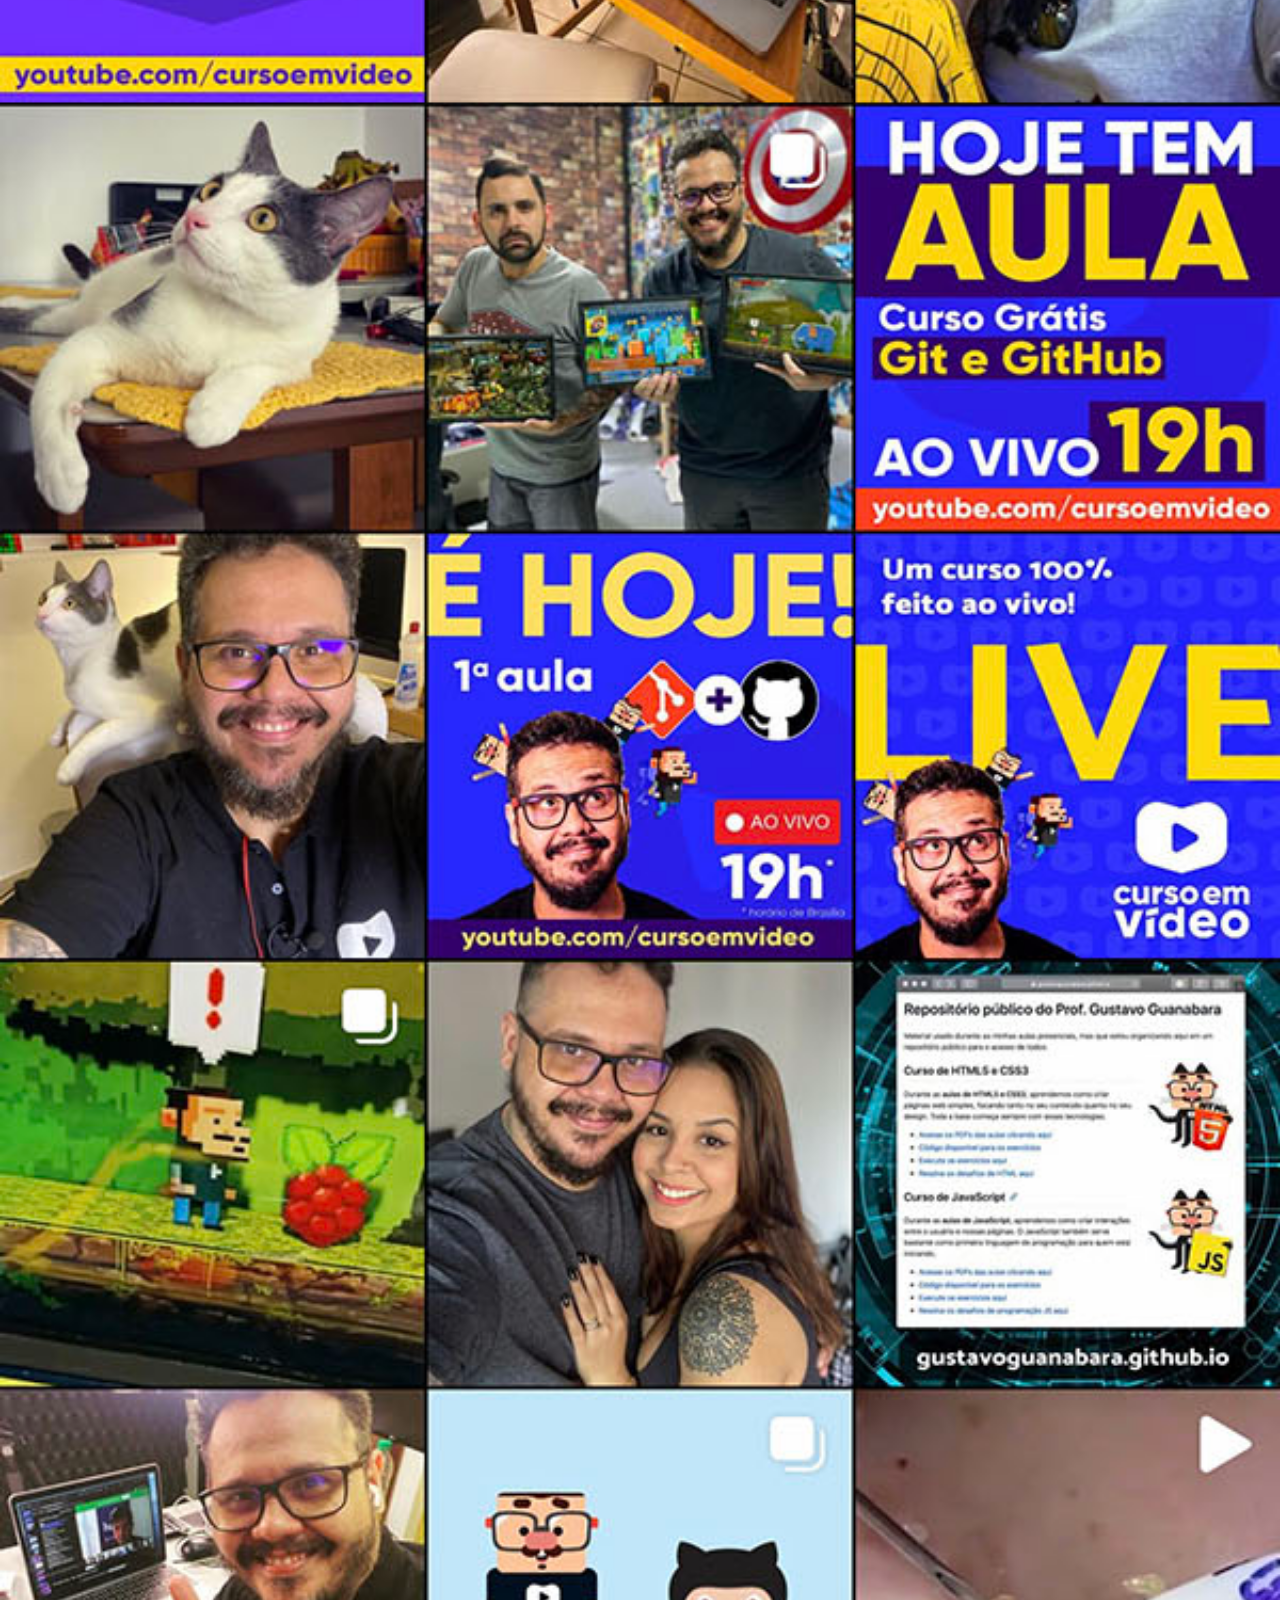
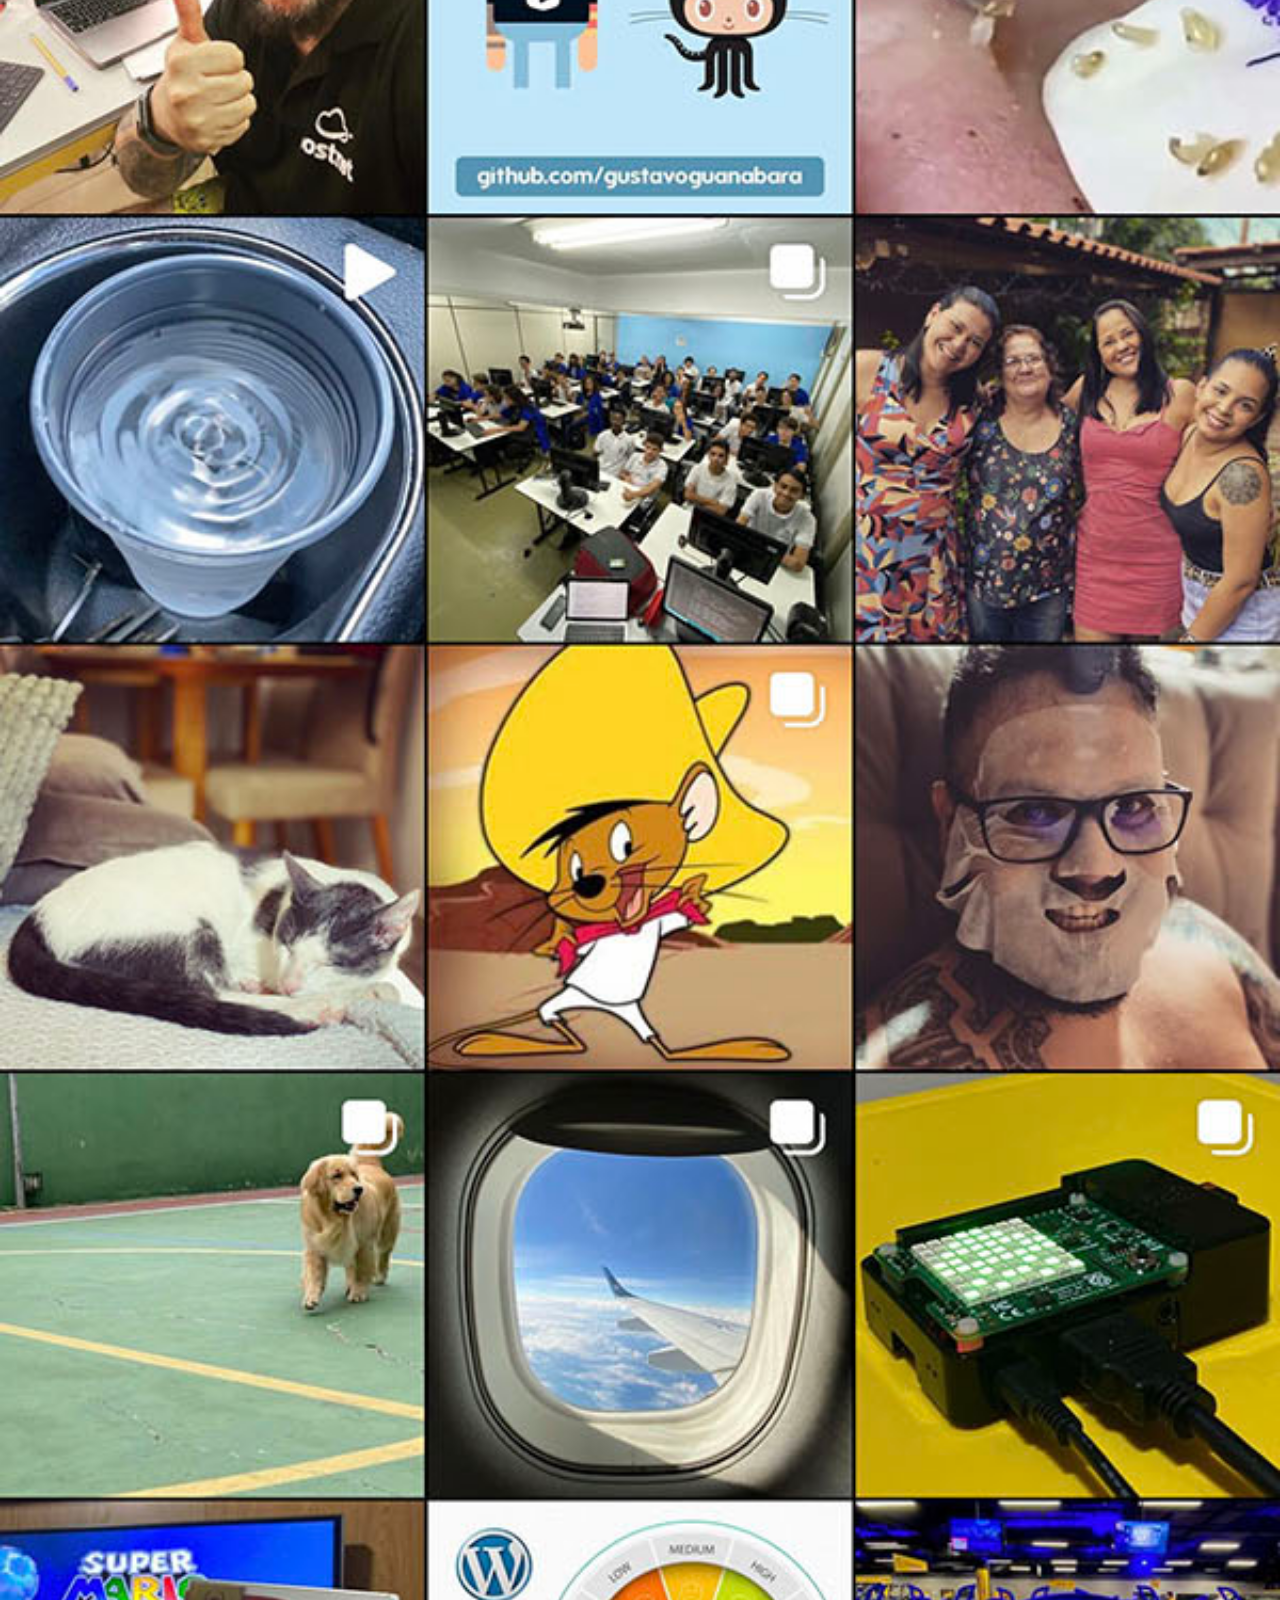
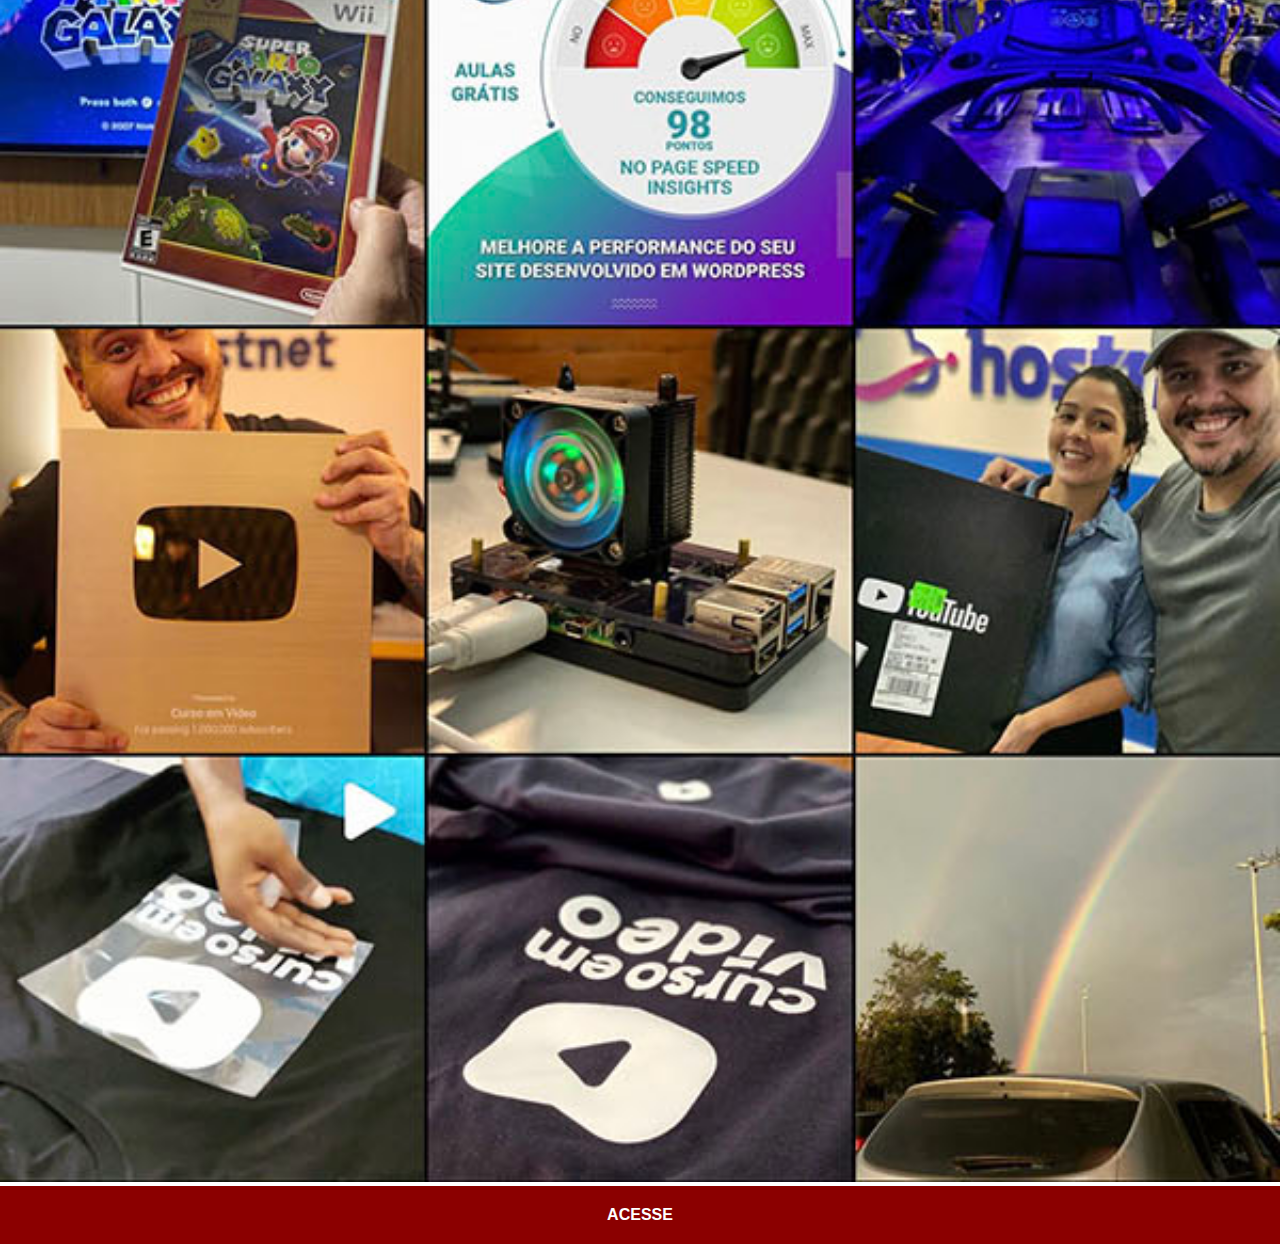
<file: instagran.html>
<!DOCTYPE html>
<html lang="pt-br">
<head>
    <meta charset="UTF-8">
    <meta name="viewport" content="width=device-width, initial-scale=1.0">
    <title>Document</title>
    <link rel="stylesheet" href="social.css">
</head>
<body>
    <img src="imagens/tela-instagram.jpg" alt="">
    <a href="https://www.instagram.com/bibis_truffles/" target="_blank">ACESSE</a>
    
</body>
</html>
</file>
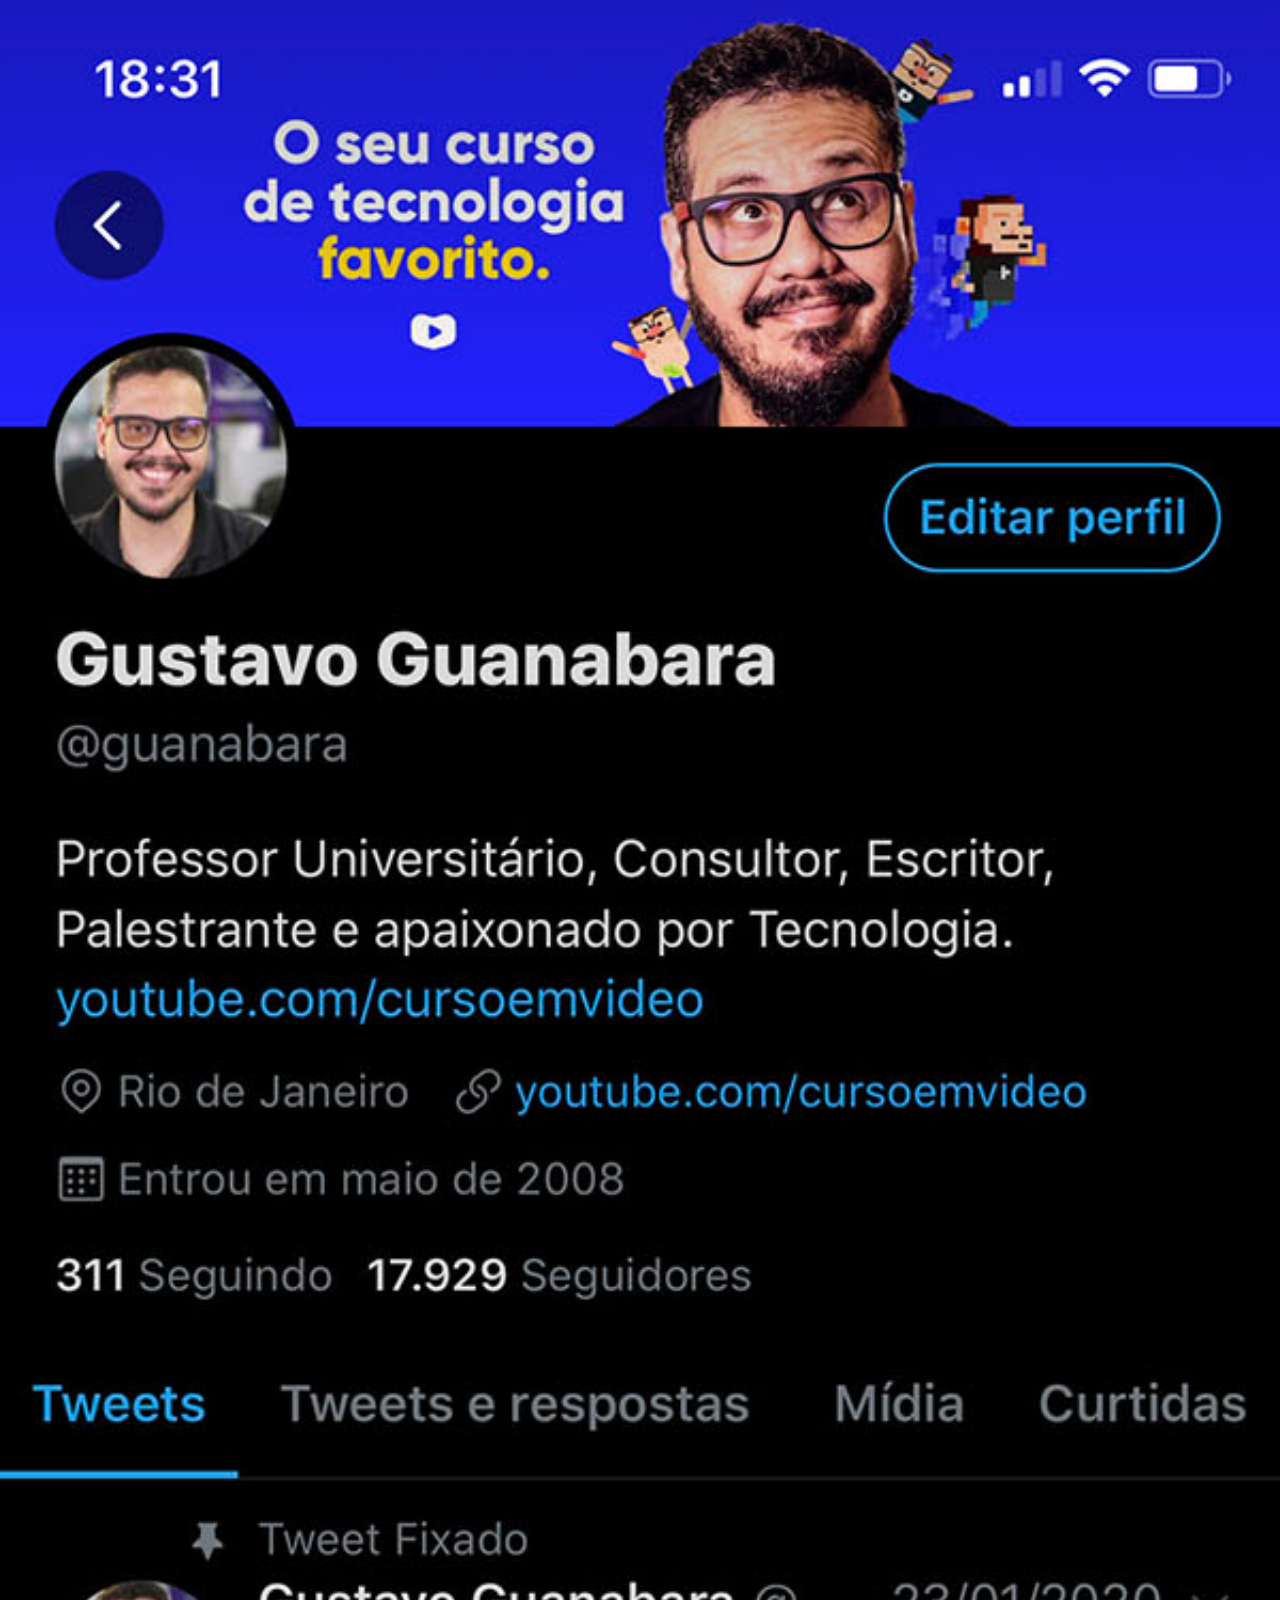
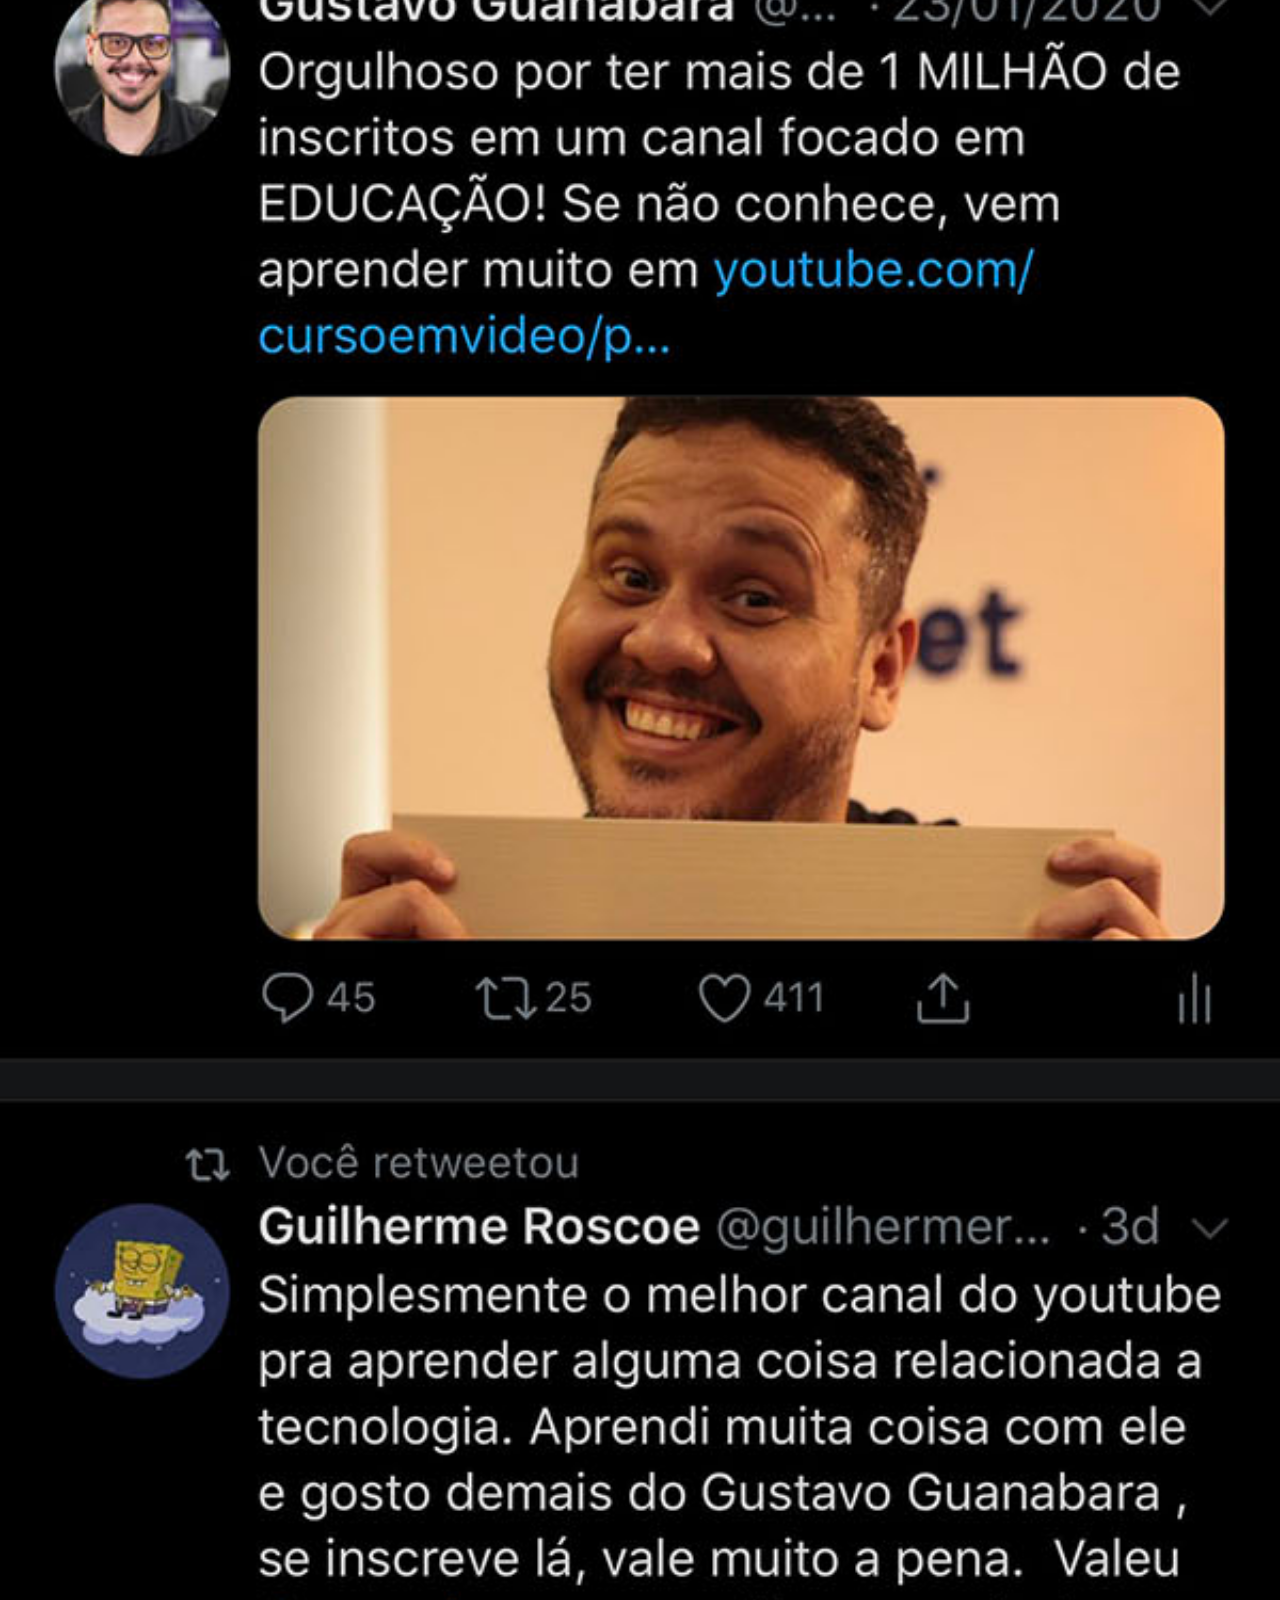
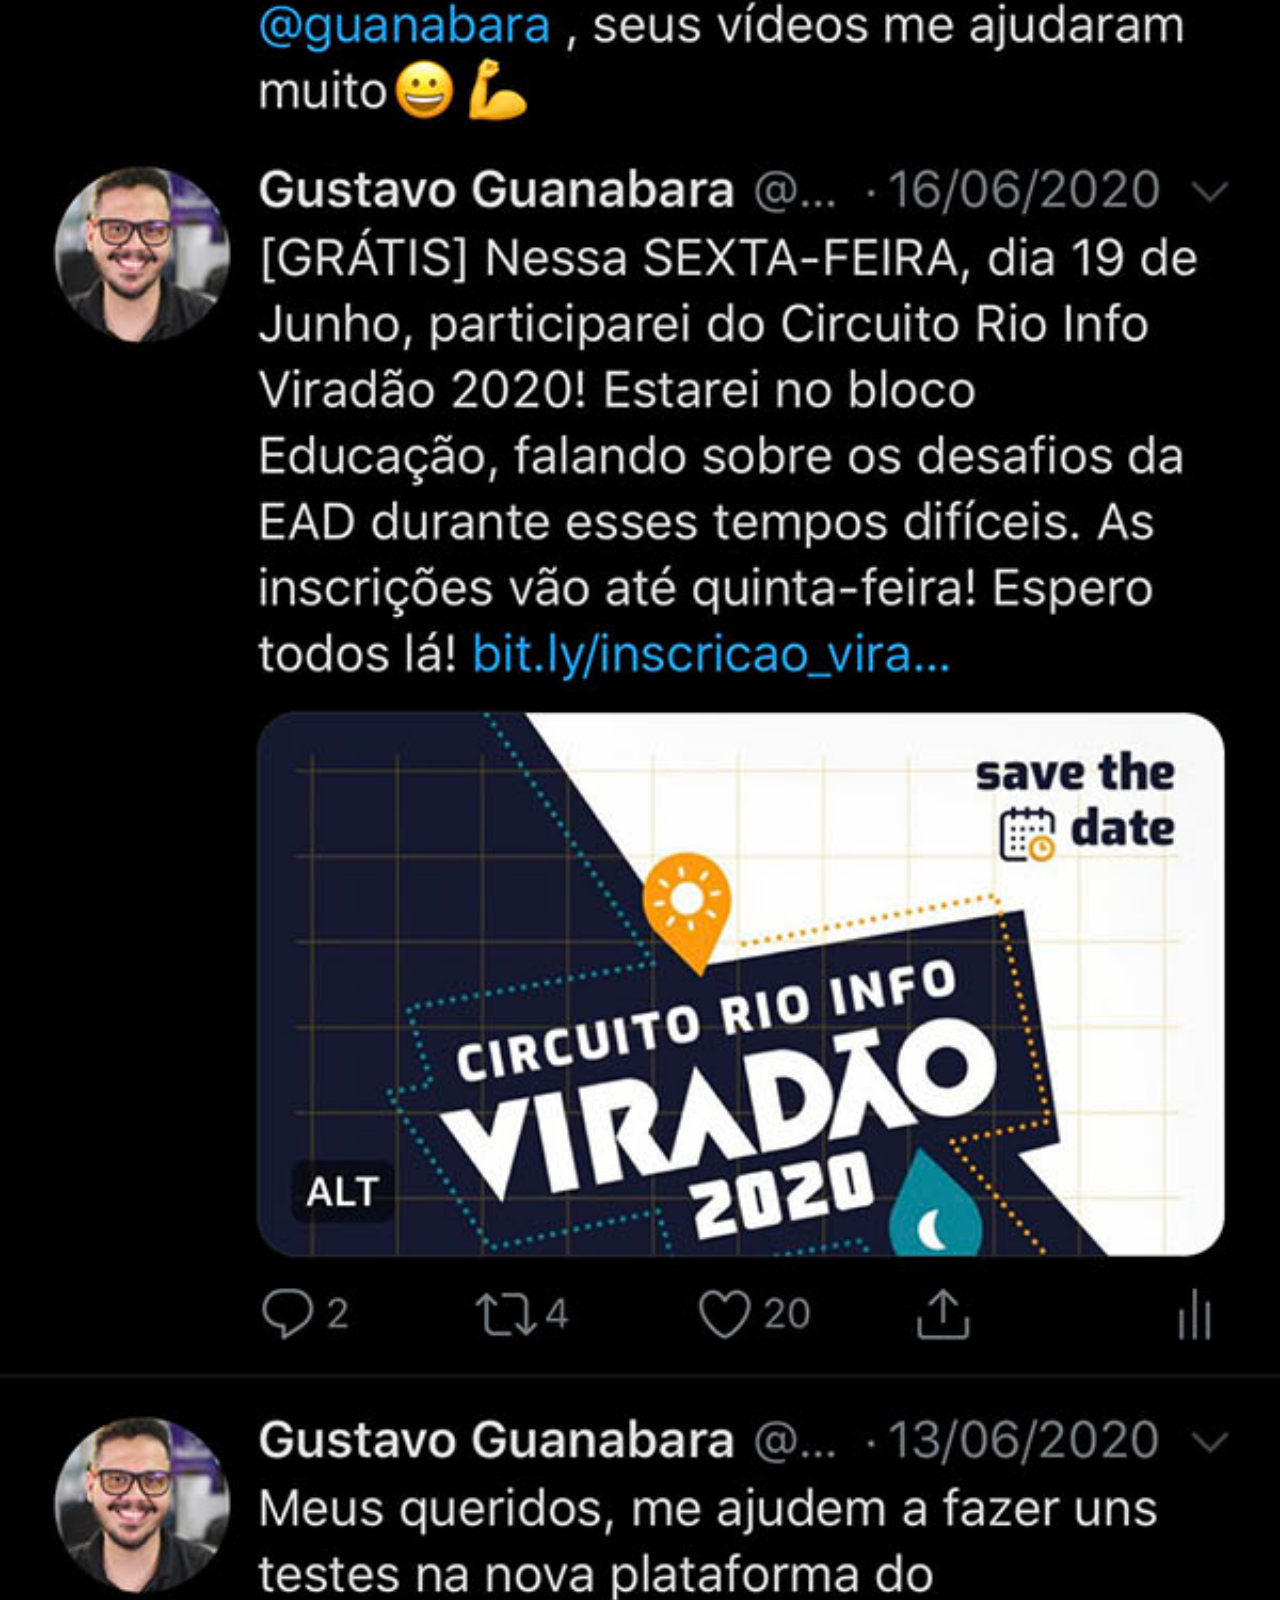
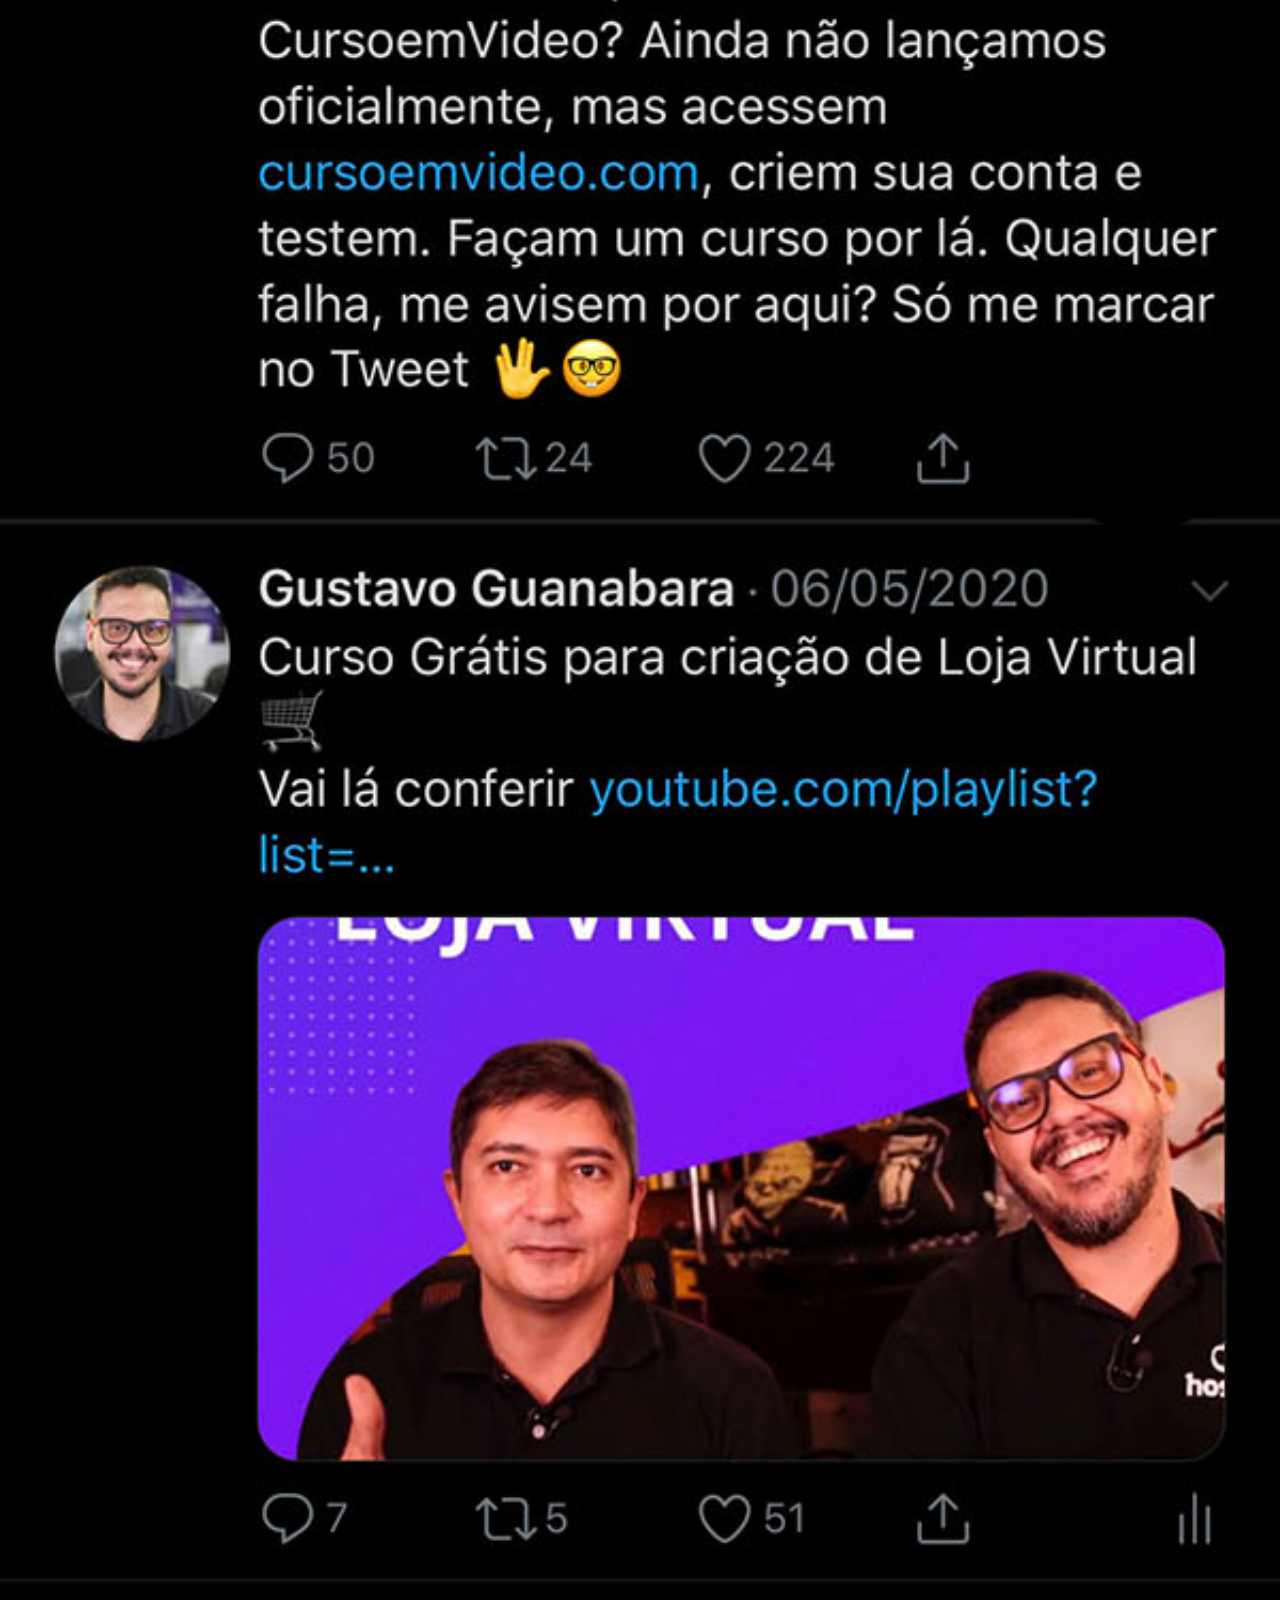
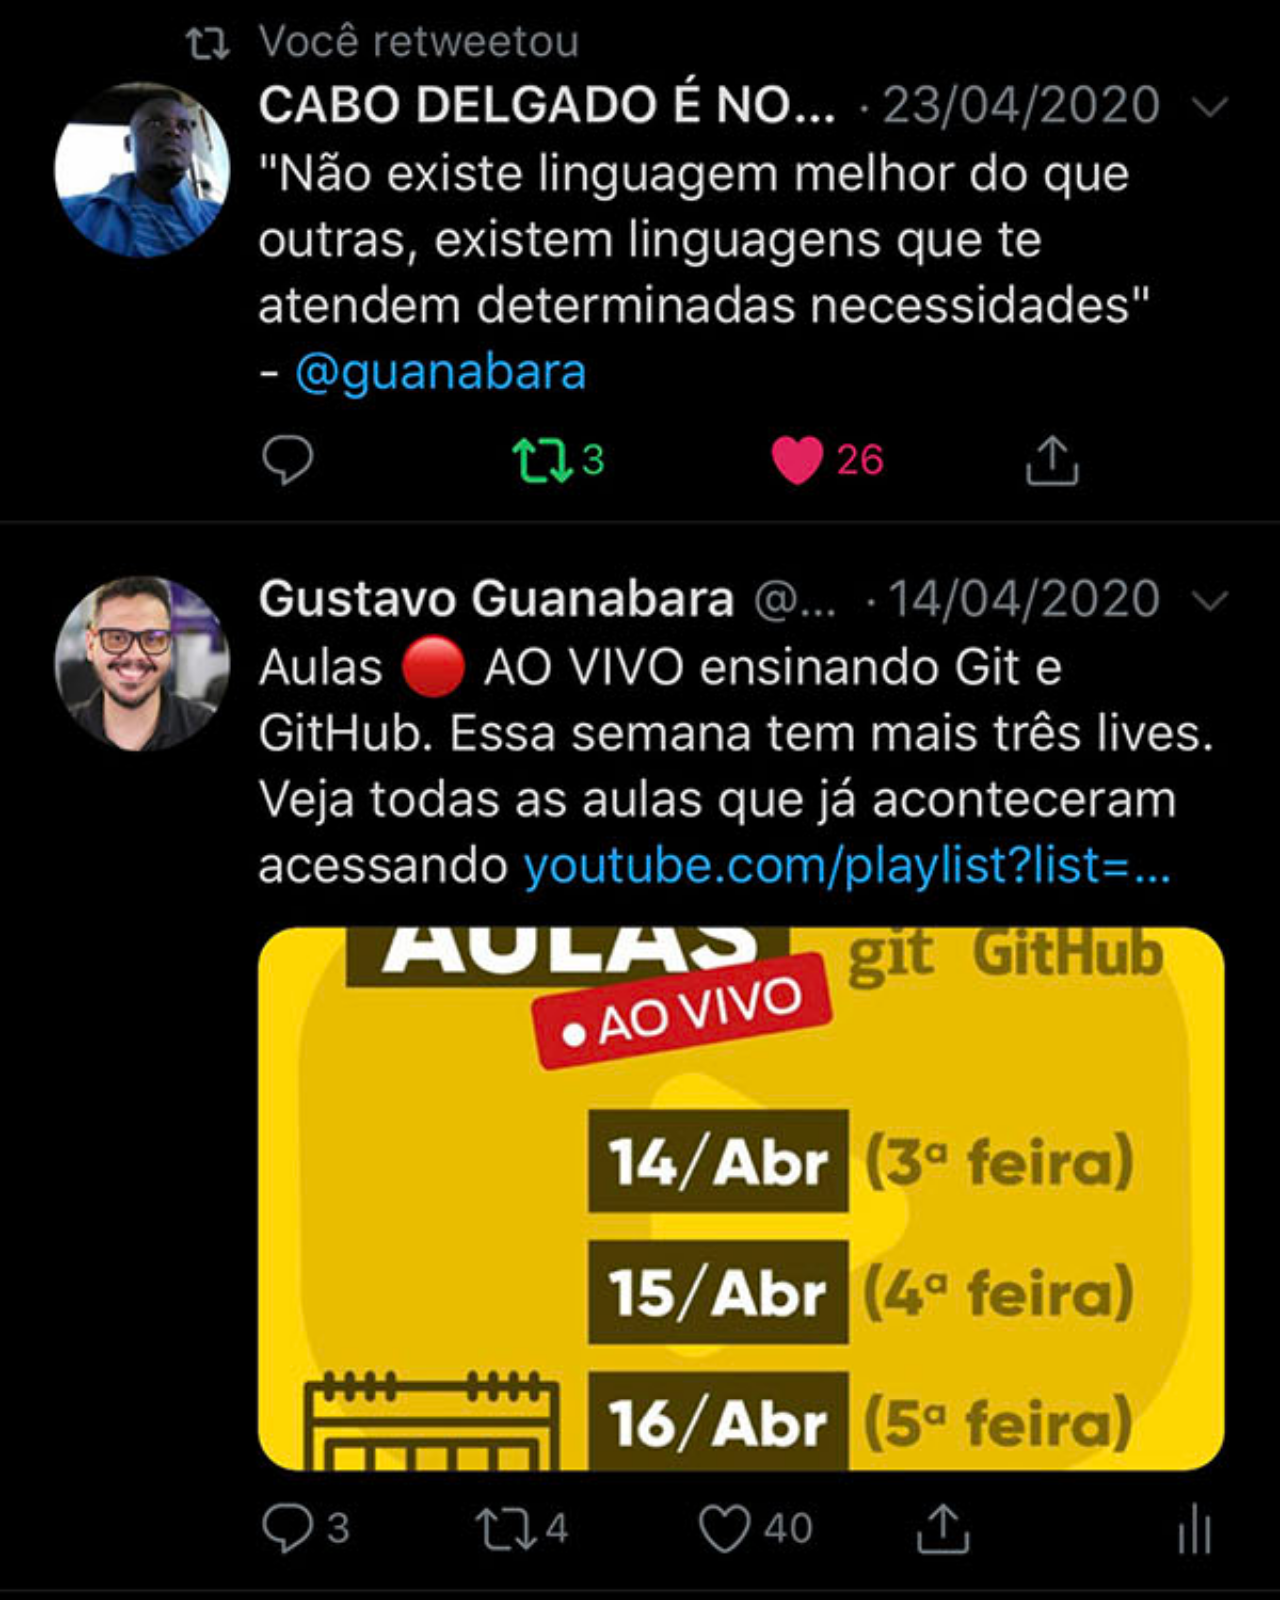
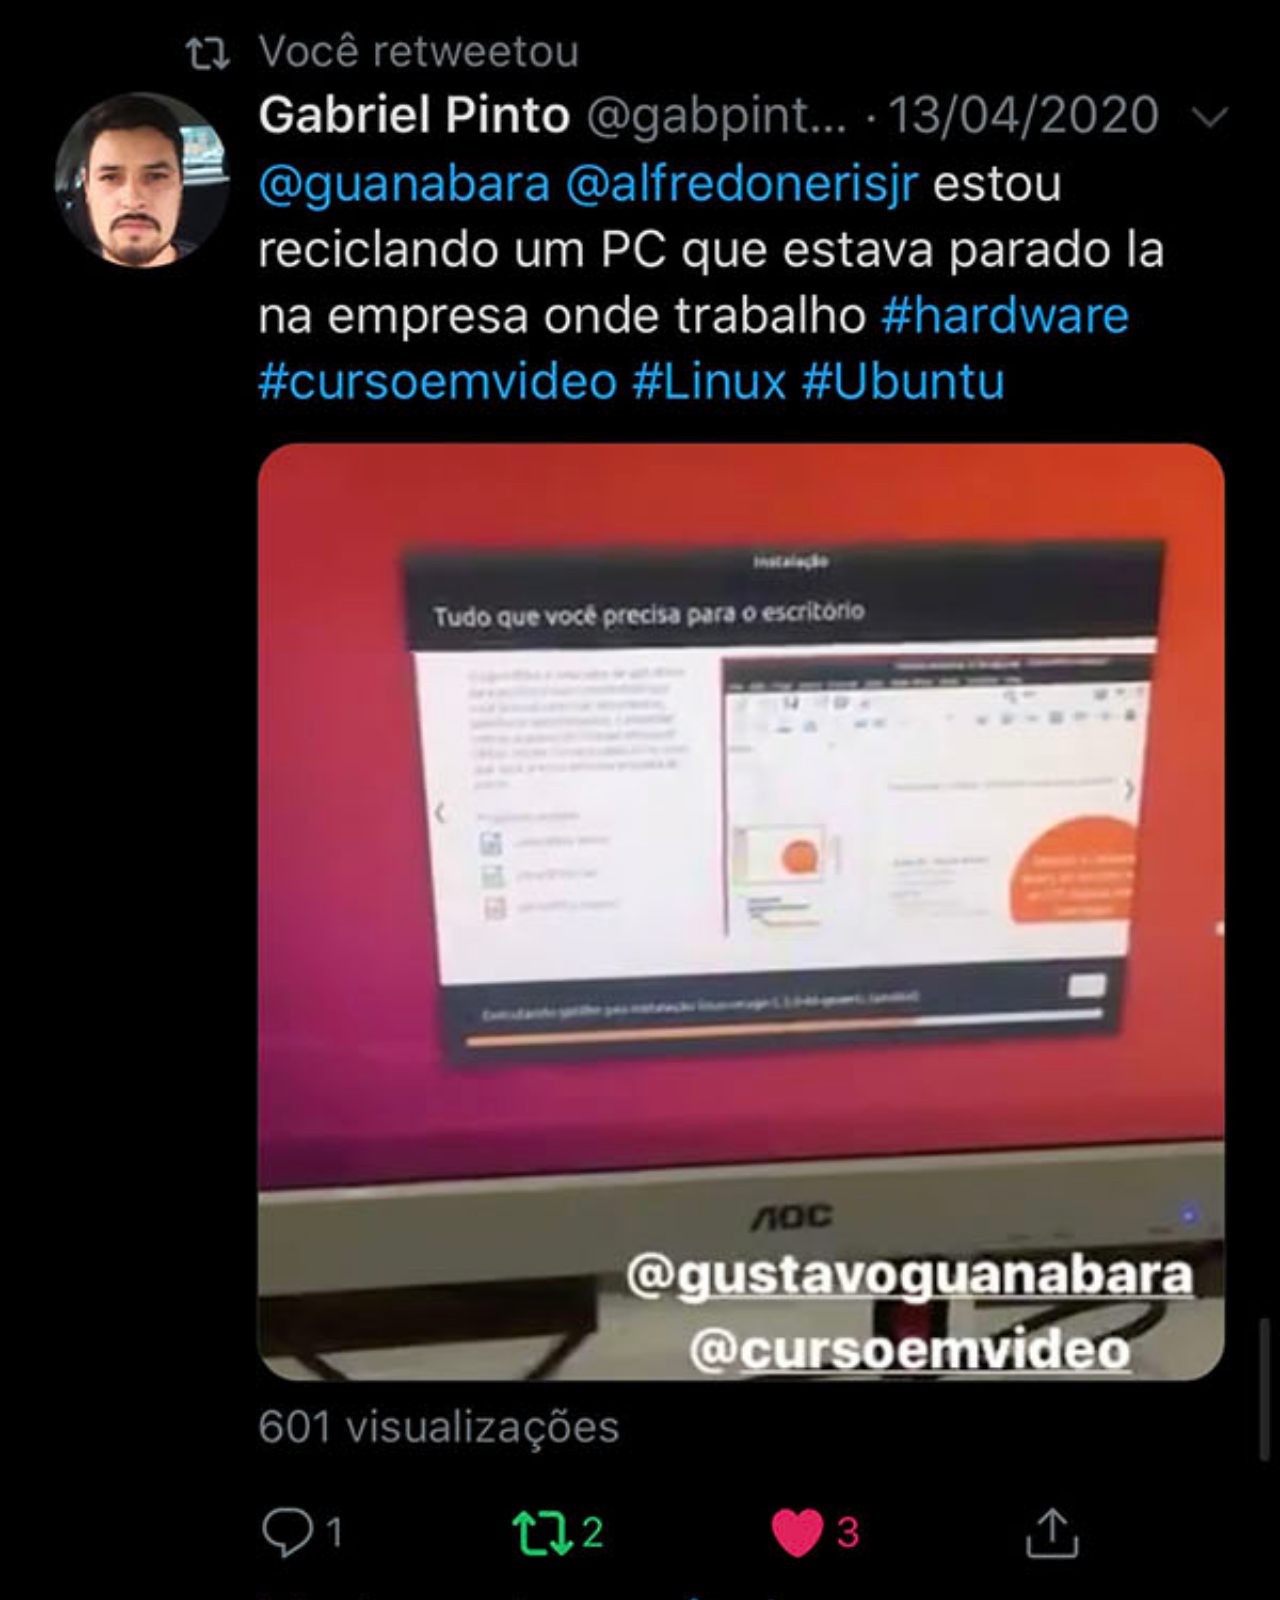
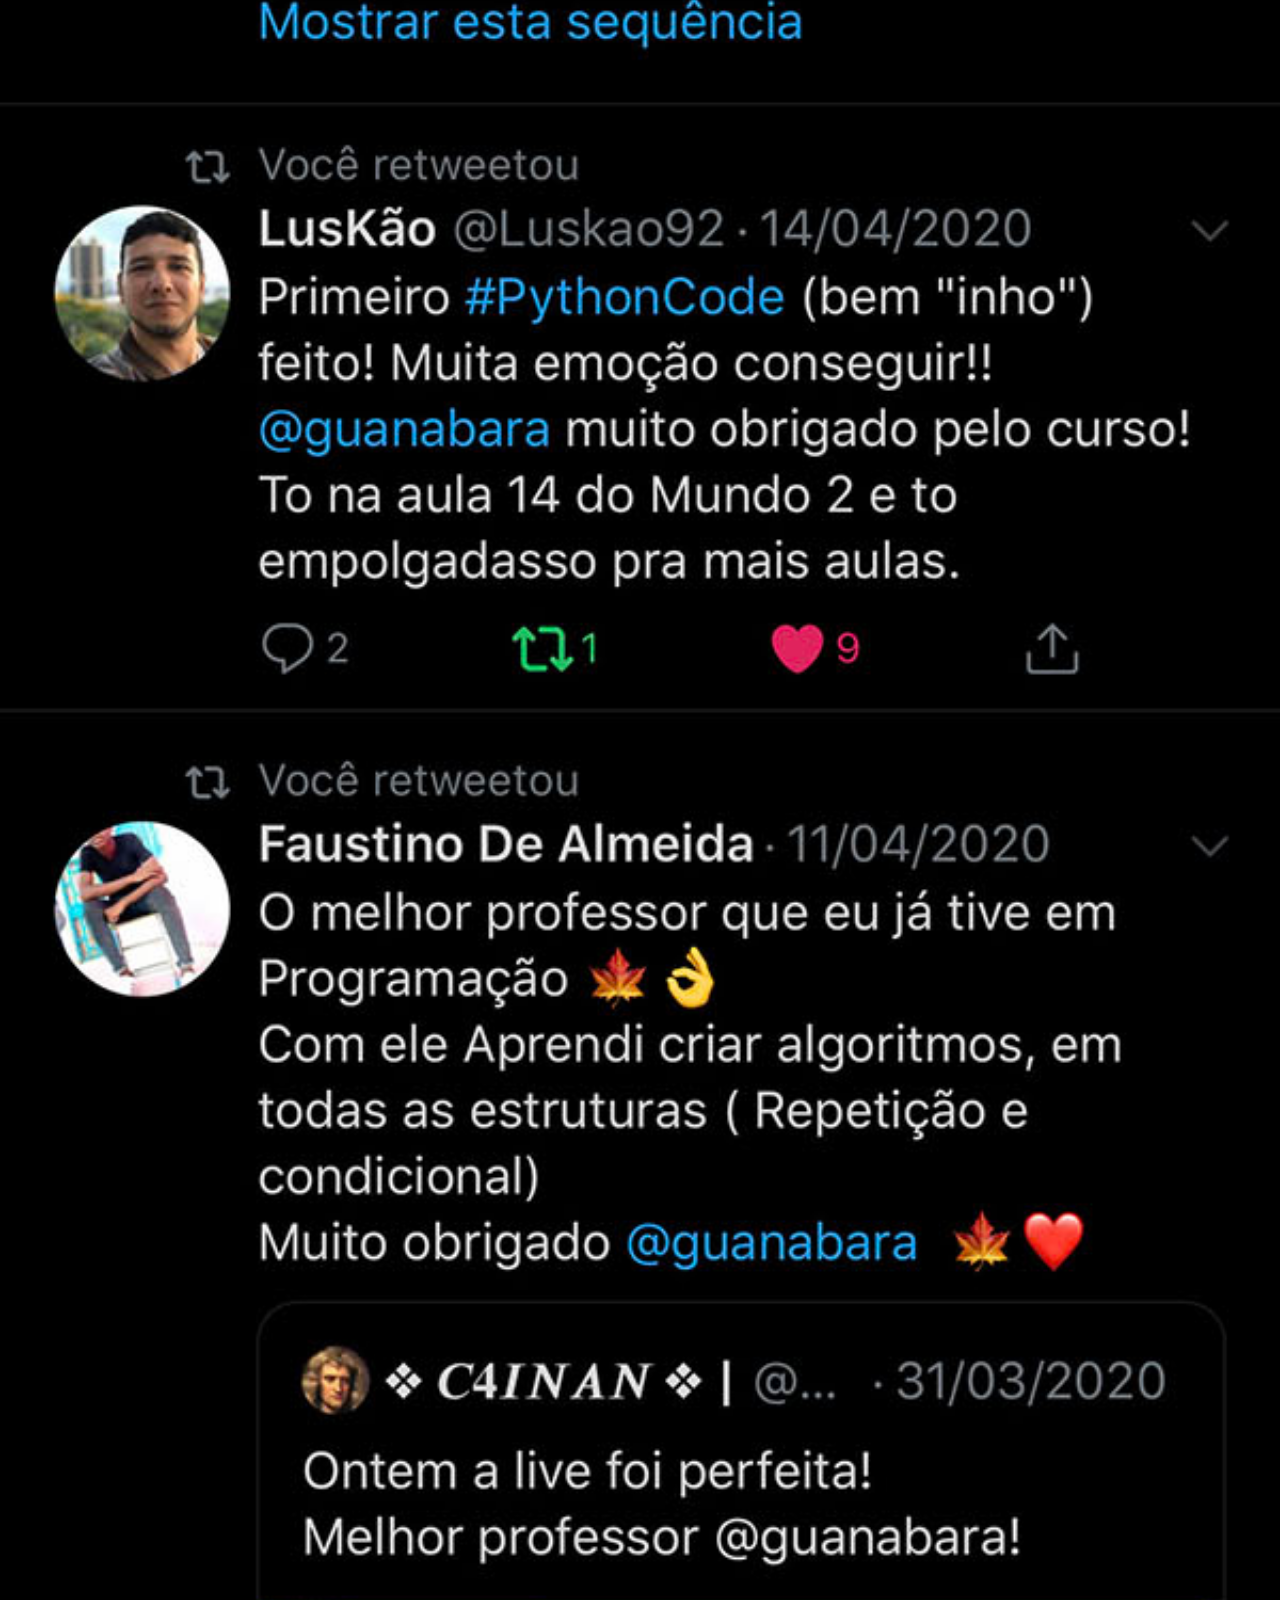
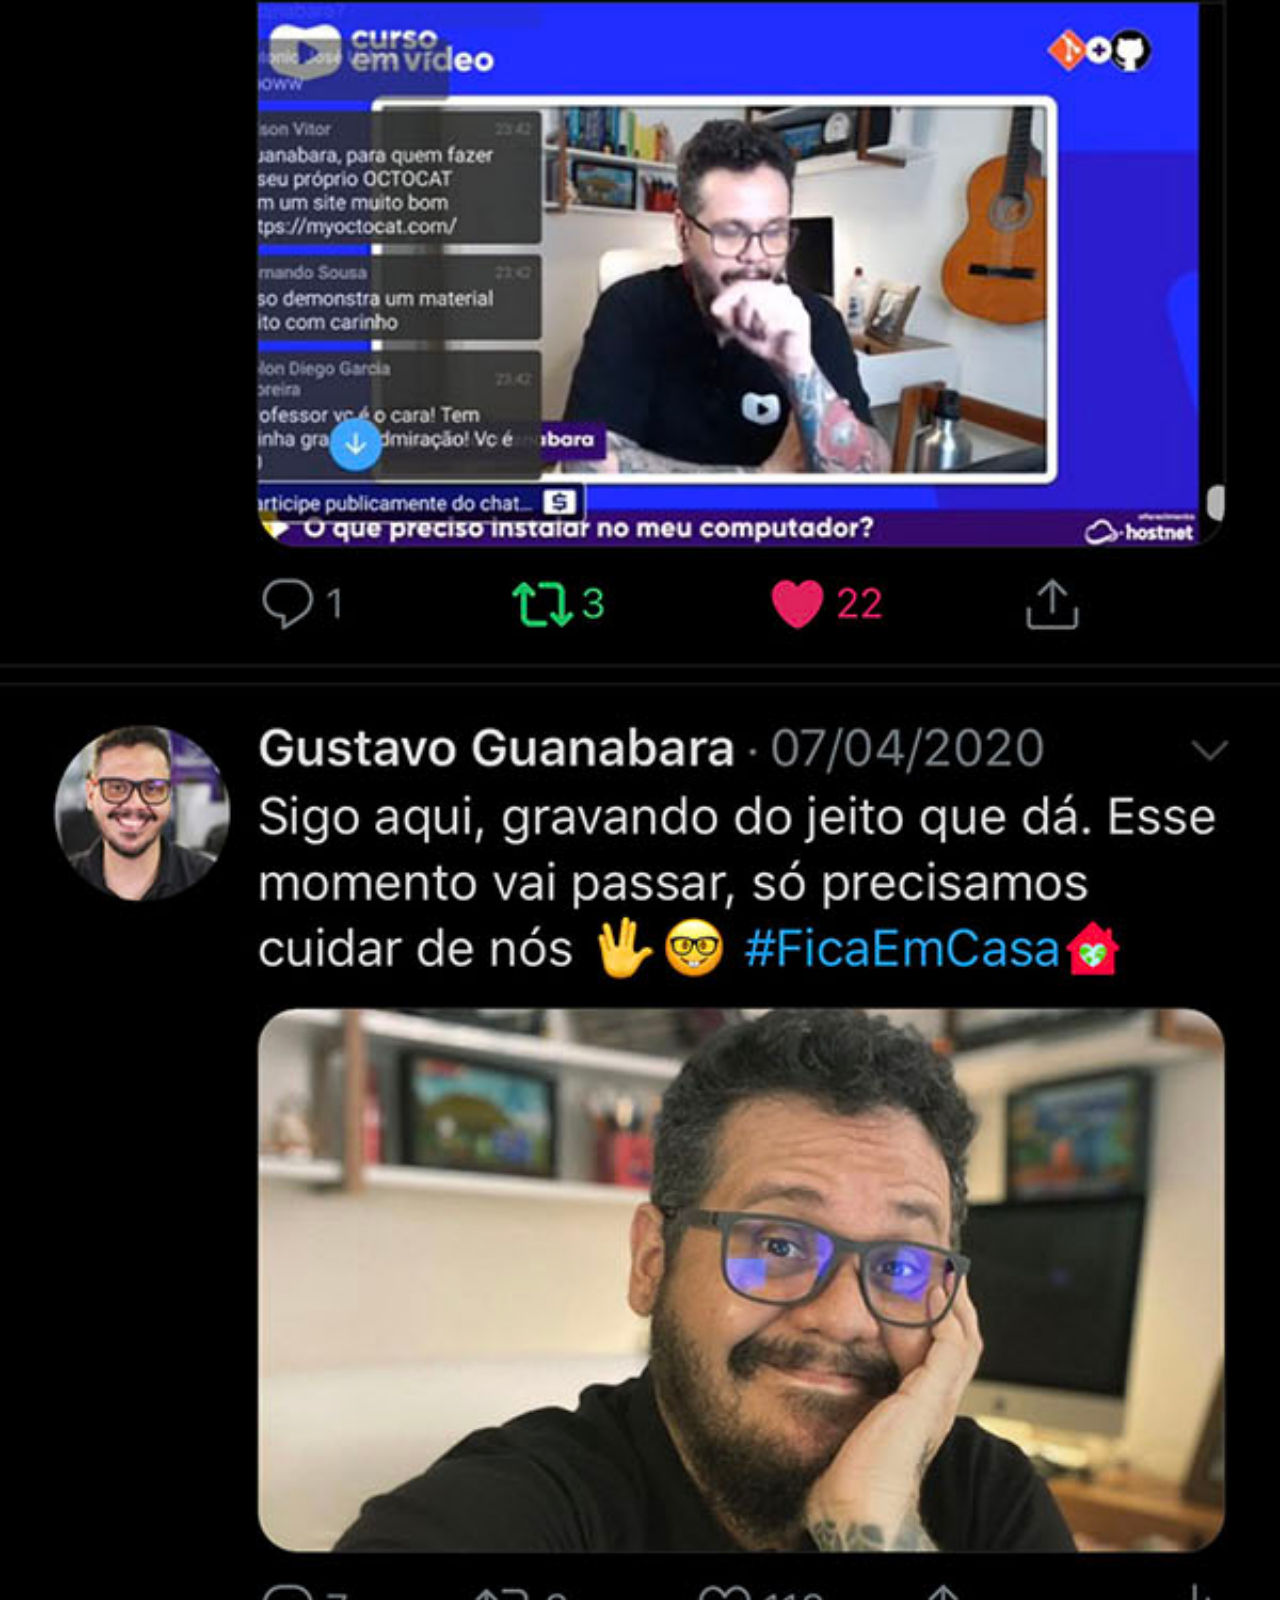
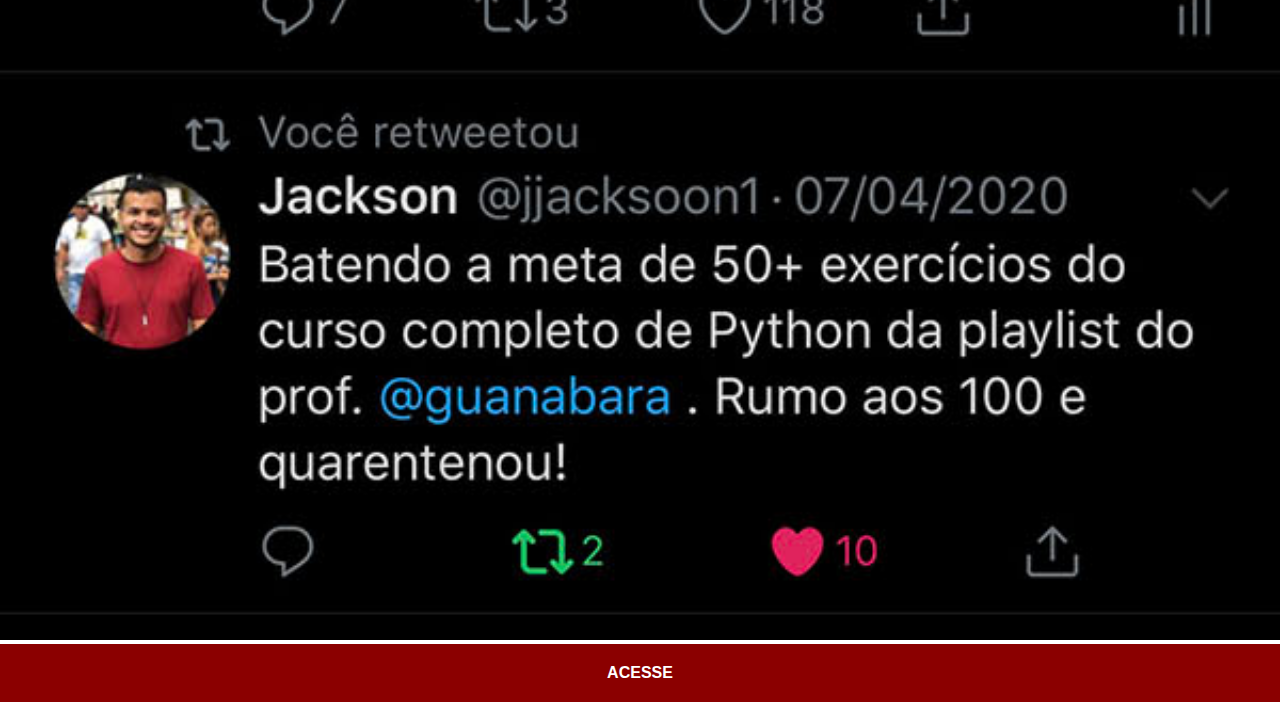
<file: twitter.html>
<!DOCTYPE html>
<html lang="pt-br">
<head>
    <meta charset="UTF-8">
    <meta name="viewport" content="width=device-width, initial-scale=1.0">
    <title>Twitter</title>
    <link rel="stylesheet" href="social.css">
</head>
<body>
    <img src="imagens/tela-twitter.jpg" alt="">
    <a href="https://x.com/home" target="_blank">ACESSE</a>
    
</body>
</html>
</file>
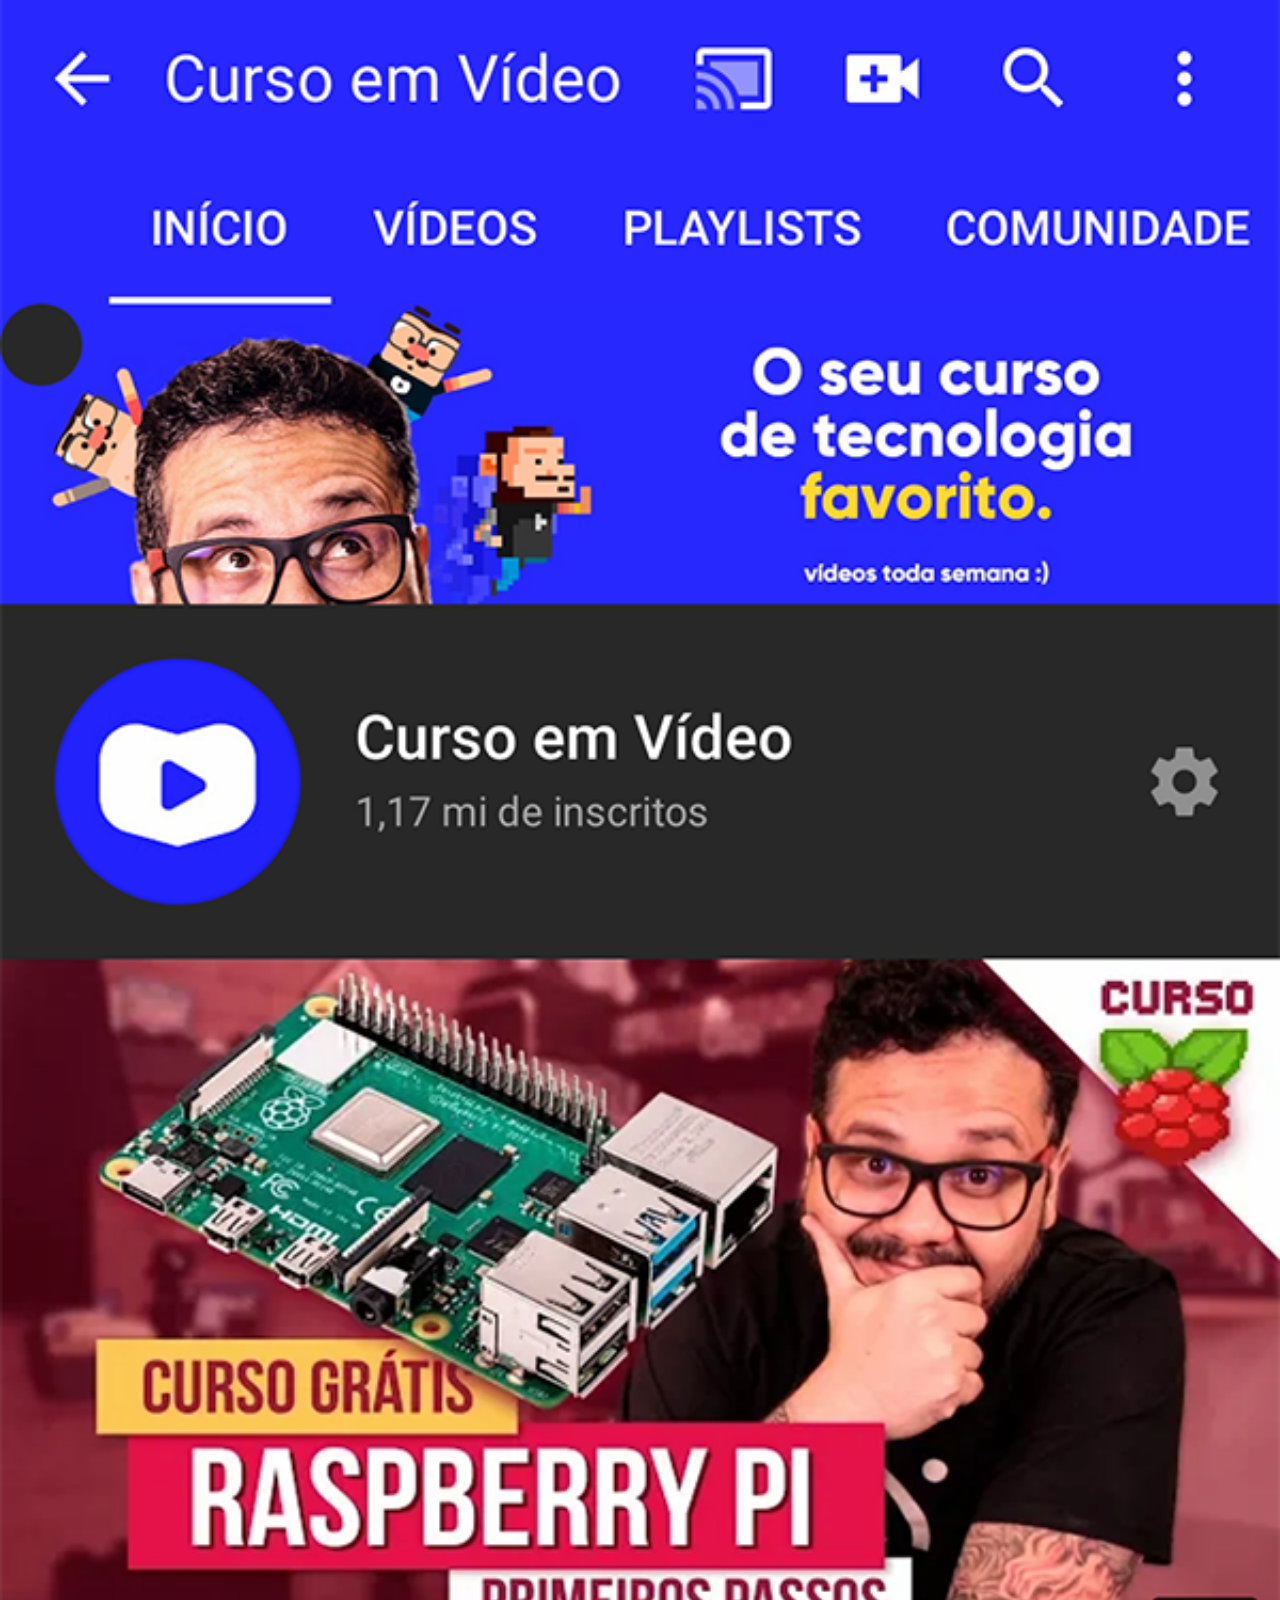
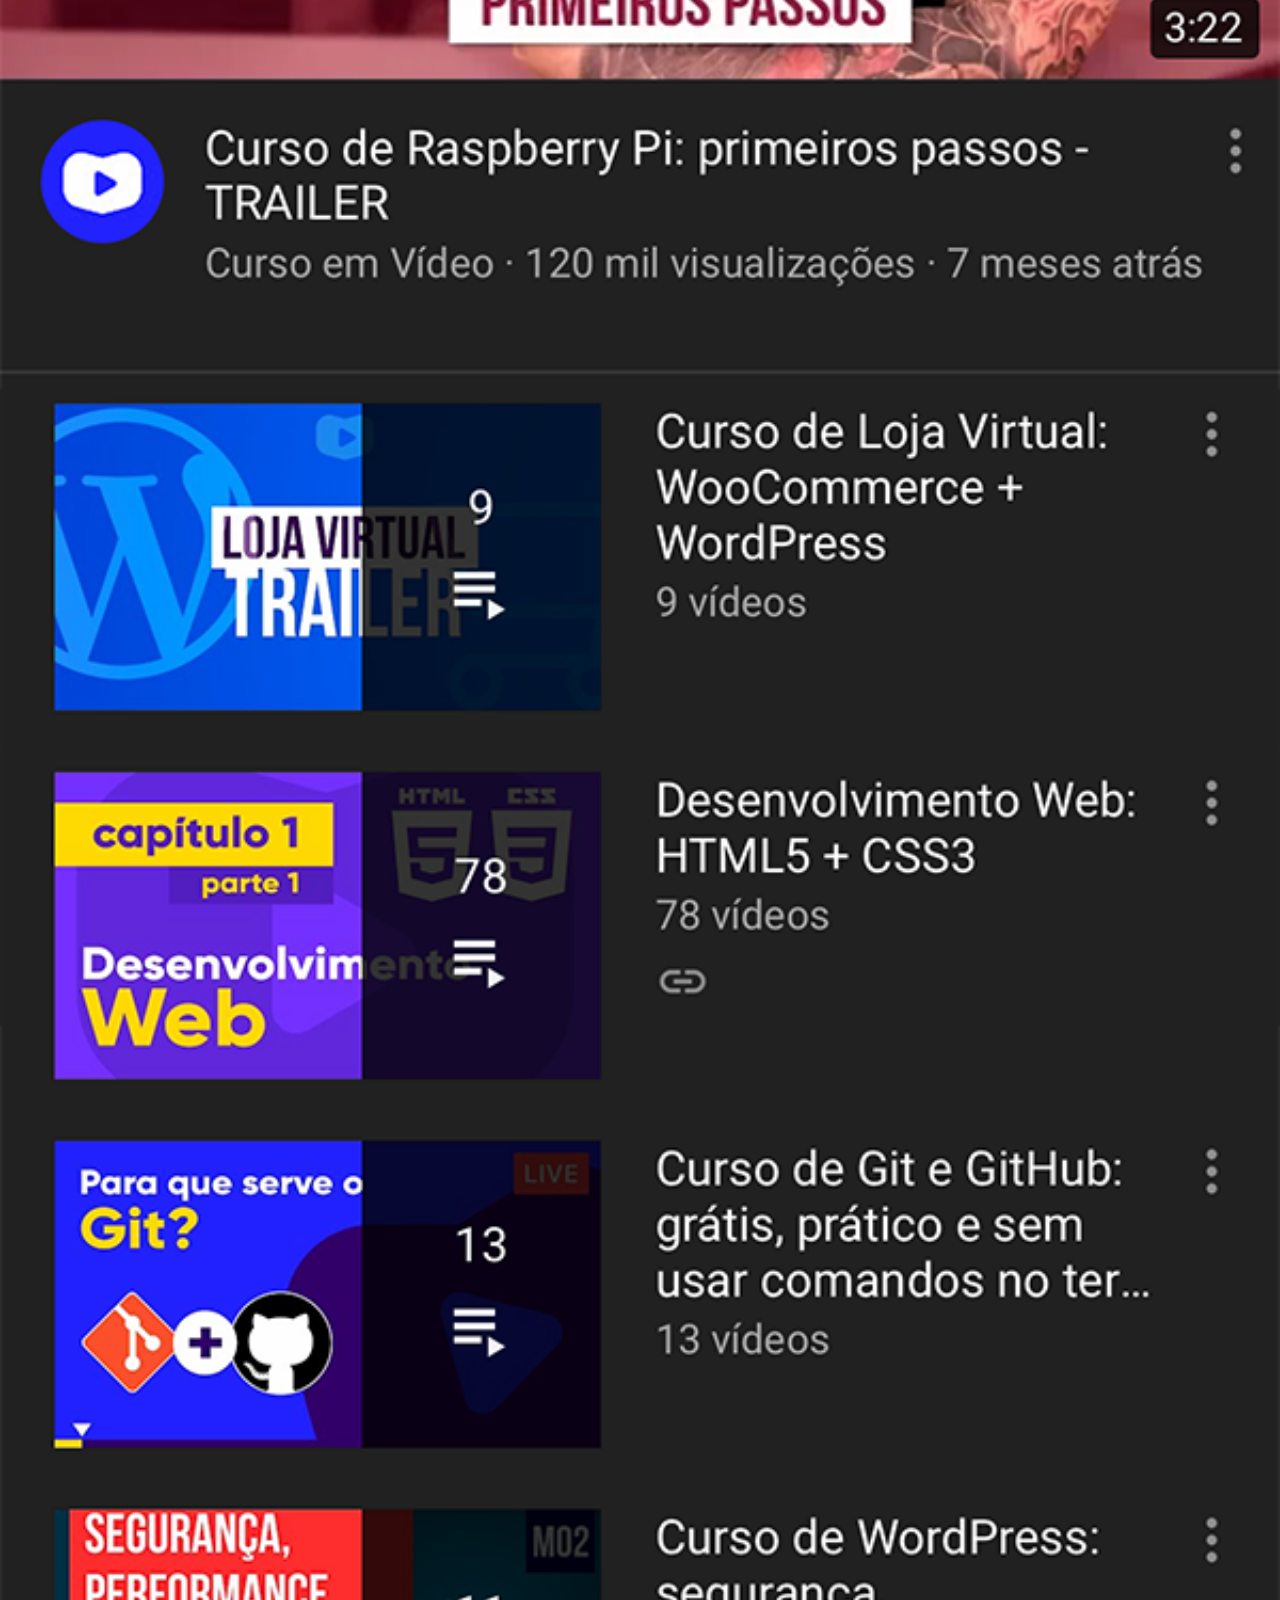
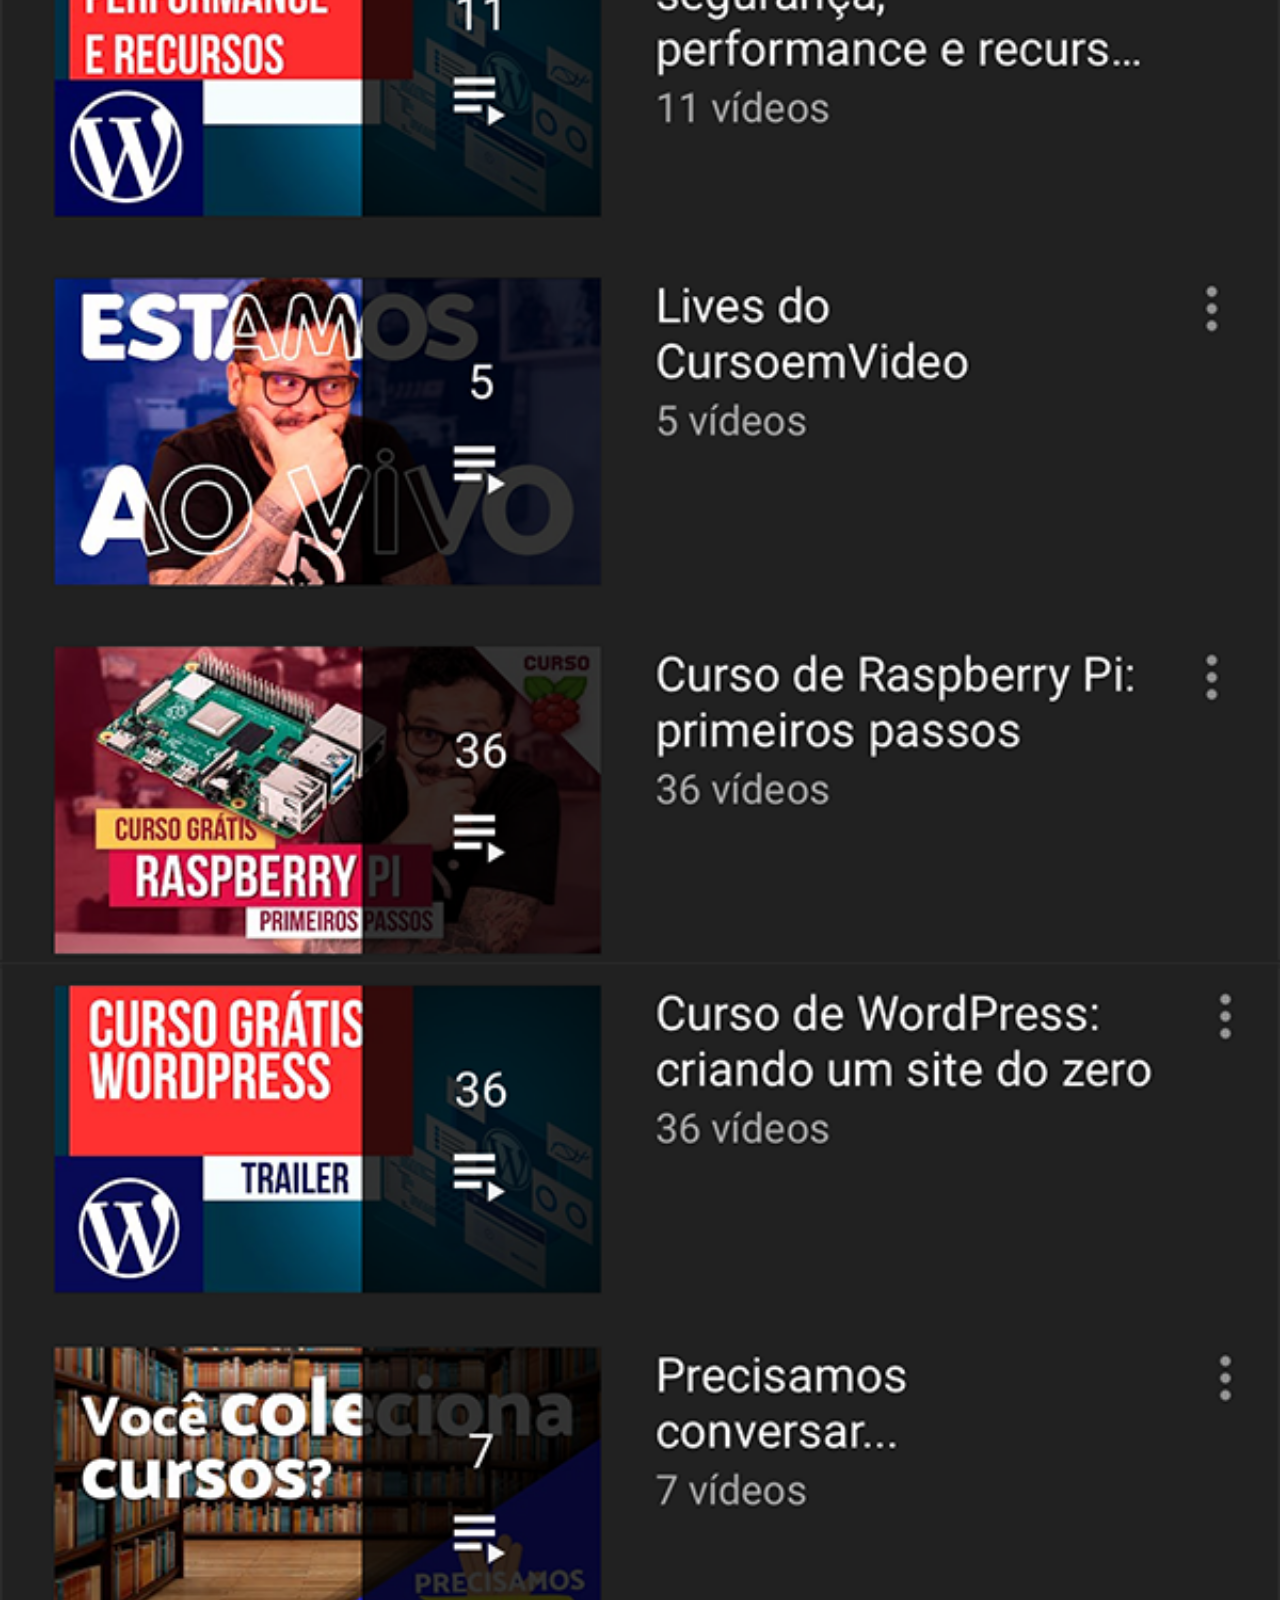
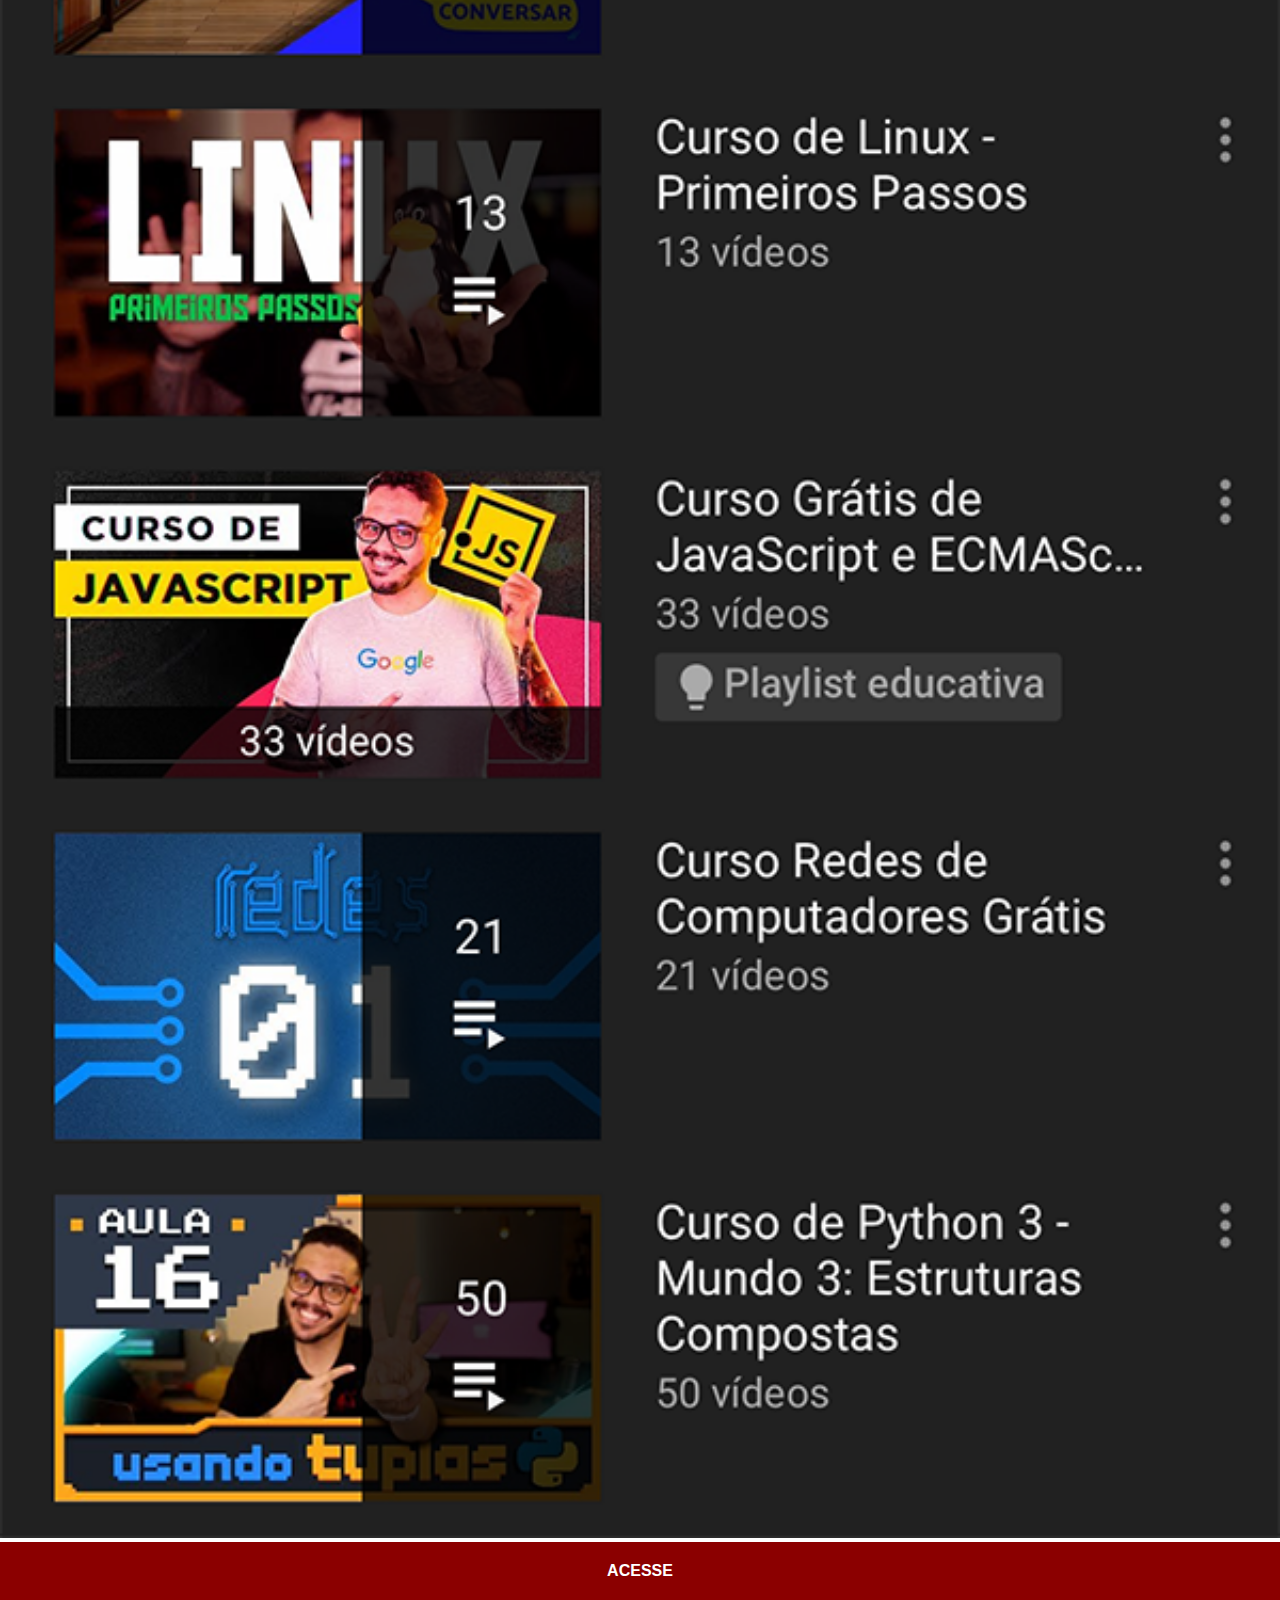
<file: youtube.html>
<!DOCTYPE html>
<html lang="Pt-br">
<head>
    <meta charset="UTF-8">
    <meta name="viewport" content="width=device-width, initial-scale=1.0">
    <title>YouTube</title>
    <link rel="stylesheet" href="social.css">
   
</head>
<body>
    <img src="imagens/tela-youtube.png" alt="">
    <a href="https://www.youtube.com/@biancaaline148" target="_blank">ACESSE</a>
    
</body>
</html>
</file>
<file: style.css>
@charset "UTF-8";

* {
    margin: 0px;
    padding: 0px;
    font-family: Arial, Helvetica, sans-serif;
}

html, body {
    height: 100vh;
    width: 100vh;
    background-color: black;
    }

body {
    background: url(imagens/fundo-madeira.jpg) no-repeat top center;
    background-size: cover;
    background-attachment: fixed;
}    

main {
    position: relative;
    height: 100vh;
    }

section#telefone {
    position: absolute;
    top: 50%;
    left: 50%;
    transform: translate(-50%, -50%);
    
    height: 627px;
    width: 311px;
    background: url(imagens/frame-iphone.png) no-repeat;
    
    }
</file>
<file: social.css>
@charset "UTF-8";

* {
    margin: 0px;
    padding: 0px;
    font-family: Arial, Helvetica, sans-serif;
}

::-webkit-scrollbar {
    width: 0px;
    height: 0px;
}

img {
    width: 100vw;
   }

a:hover {
    background-color: red;
}
   
a {
    display: block;
    background-color: darkred;
    color: white;
    padding: 20px;
    text-align: center;
    font-weight: bolder;
    text-align: center;
    text-decoration: none;
}
</file>
